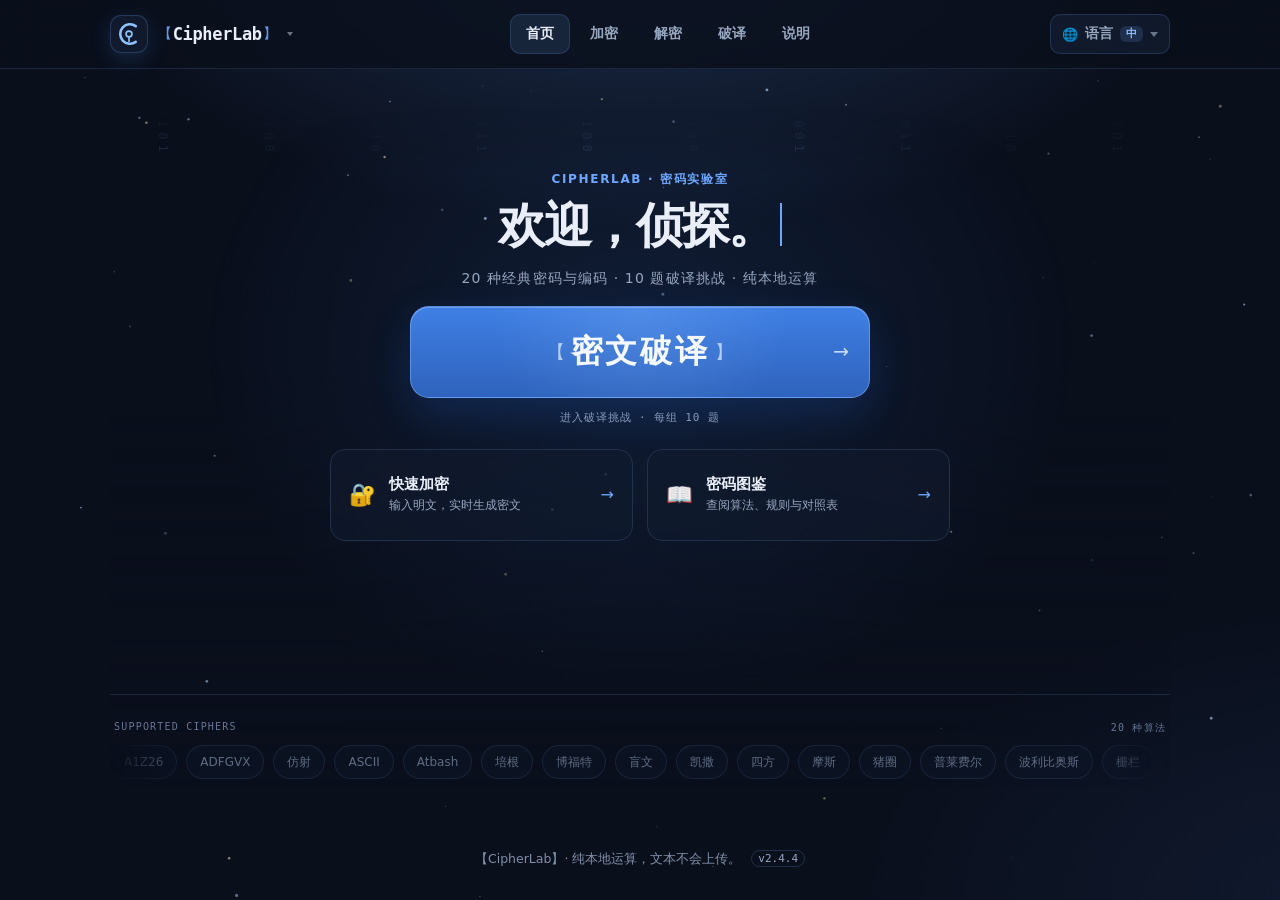
<file: index.html>
<!DOCTYPE html>
<html lang="zh-CN">
<head>
  <meta charset="UTF-8">
  <meta name="viewport" content="width=device-width, initial-scale=1">
  <meta name="color-scheme" content="dark">
  <meta name="theme-color" content="#0a0f1c">
  <meta name="description" content="【CipherLab】密码实验室：20 种经典密码与编码，支持本地加解密、破译挑战与完整密码图鉴。">
  <title>【CipherLab】· 破译未知密文，洞悉隐秘真相。</title>
  <link rel="icon" href="data:,">
  <link rel="stylesheet" href="style.css?v=2.4.4">
</head>
<body>
  <canvas class="starfield" id="starfield" aria-hidden="true"></canvas>

  <header class="site-header">
    <div class="site-header__inner">
      <div class="brand-wrap" id="brand-wrap">
        <button type="button" class="brand" id="brand-button" aria-haspopup="true" aria-expanded="false" aria-controls="index-menu" aria-label="打开站点索引">
          <span class="brand-mark" aria-hidden="true">
            <svg viewBox="0 0 40 40" focusable="false">
              <defs>
                <linearGradient id="cl-mark-gradient" x1="6" y1="4" x2="34" y2="36">
                  <stop offset="0" stop-color="#8dc4ff"></stop>
                  <stop offset="1" stop-color="#4f8ef7"></stop>
                </linearGradient>
              </defs>
              <path d="M29 9.5A13 13 0 1 0 29 30.5" fill="none" stroke="url(#cl-mark-gradient)" stroke-width="3.4" stroke-linecap="round"></path>
              <circle cx="20" cy="20" r="3.9" fill="none" stroke="#8dc4ff" stroke-width="2.2"></circle>
              <path d="M20 23.9V30" fill="none" stroke="#8dc4ff" stroke-width="2.2" stroke-linecap="round"></path>
            </svg>
          </span>
          <span class="brand-name"><span class="brand-bracket" aria-hidden="true">【</span>CipherLab<span class="brand-bracket" aria-hidden="true">】</span></span>
          <span class="brand-caret" aria-hidden="true"></span>
        </button>

        <nav class="index-menu" id="index-menu" aria-label="站点索引" hidden>
          <a class="index-menu__item" href="#/home">
            <span class="index-menu__title">首页</span>
            <span class="index-menu__desc">回到密码实验室</span>
          </a>
          <a class="index-menu__item" href="slides.html">
            <span class="index-menu__title">项目介绍</span>
            <span class="index-menu__desc">打开答辩演示幻灯片</span>
          </a>
        </nav>
      </div>

      <nav class="site-nav" aria-label="主导航">
        <a href="#/home" data-route="home" aria-current="page">首页</a>
        <a href="#/encrypt" data-route="encrypt">加密</a>
        <a href="#/decrypt" data-route="decrypt">解密</a>
        <a href="#/game" data-route="game">破译</a>
        <a href="#/guide" data-route="guide">说明</a>
      </nav>

      <div class="lang-switch" id="lang-switch">
        <button type="button" class="lang-switch__button" id="lang-switch-button" aria-haspopup="listbox" aria-expanded="false" aria-label="语言" title="语言">
          <span class="lang-switch__icon" aria-hidden="true">🌐</span>
          <span class="lang-switch__label" id="lang-switch-label">语言</span>
          <span class="lang-switch__code" id="lang-switch-code">中</span>
          <span class="lang-switch__caret" aria-hidden="true"></span>
        </button>
        <ul class="lang-menu" id="lang-menu" role="listbox" aria-label="选择语言" hidden></ul>
      </div>
    </div>
  </header>

  <main class="site-main" id="site-main" tabindex="-1">
    <noscript>
      <p class="noscript" role="alert">本工具需要启用 JavaScript 才能切换栏目和加解密，请启用后刷新页面。</p>
    </noscript>

    <p class="app-error" id="app-error" role="alert" hidden></p>

    <!-- ==================== 首页 ==================== -->
    <section class="view view-home" data-view="home" aria-labelledby="home-title">
      <div class="view-inner home-console">
        <div class="home-atmosphere" aria-hidden="true">
          <div class="code-rain">
            <span>0110 1011 0101</span>
            <span>1001 0110 1100</span>
            <span>0101 0011 1010</span>
            <span>1100 1010 0111</span>
            <span>0011 0101 1100</span>
            <span>1011 0010 0110</span>
            <span>0100 1110 1001</span>
            <span>1110 0101 0011</span>
            <span>0010 1101 1010</span>
            <span>1000 0111 1101</span>
          </div>
          <div class="home-atmosphere__vignette"></div>
        </div>

        <header class="home-hero">
          <p class="eyebrow">CipherLab · 密码实验室</p>
          <h1 id="home-title" class="hero-slogan">欢迎，侦探。</h1>
          <p class="hero-sub">20 种经典密码与编码 · 10 题破译挑战 · 纯本地运算</p>
        </header>

        <div class="home-console__actions">
          <a class="home-cta" href="#/game">
            <span class="home-cta__corner" aria-hidden="true">【</span>
            <span class="home-cta__text">密文破译</span>
            <span class="home-cta__corner" aria-hidden="true">】</span>
            <span class="home-cta__arrow" aria-hidden="true">→</span>
          </a>
          <p class="home-cta__note">进入破译挑战 · 每组 10 题</p>

          <div class="home-secondary">
            <a class="home-secondary__card edge-glow" href="#/encrypt">
              <span class="home-secondary__icon" aria-hidden="true">🔐</span>
              <span class="home-secondary__body">
                <strong>快速加密</strong>
                <small>输入明文，实时生成密文</small>
              </span>
              <span class="home-secondary__arrow" aria-hidden="true">→</span>
            </a>

            <a class="home-secondary__card edge-glow" href="#/guide">
              <span class="home-secondary__icon" aria-hidden="true">📖</span>
              <span class="home-secondary__body">
                <strong>密码图鉴</strong>
                <small>查阅算法、规则与对照表</small>
              </span>
              <span class="home-secondary__arrow" aria-hidden="true">→</span>
            </a>
          </div>
        </div>

        <div class="algorithm-marquee" aria-label="支持算法，点击可进入加密并选中算法">
          <div class="algorithm-marquee__head">
            <span>SUPPORTED CIPHERS</span>
            <span>20 种算法</span>
          </div>

          <div class="algorithm-marquee__viewport">
            <div class="marquee-track">
              <div class="marquee-group">
                <a class="algorithm-tag" href="#/encrypt" data-algorithm="a1z26">A1Z26</a>
                <a class="algorithm-tag" href="#/encrypt" data-algorithm="adfgvx">ADFGVX</a>
                <a class="algorithm-tag" href="#/encrypt" data-algorithm="affine">仿射</a>
                <a class="algorithm-tag" href="#/encrypt" data-algorithm="ascii">ASCII</a>
                <a class="algorithm-tag" href="#/encrypt" data-algorithm="atbash">Atbash</a>
                <a class="algorithm-tag" href="#/encrypt" data-algorithm="bacon">培根</a>
                <a class="algorithm-tag" href="#/encrypt" data-algorithm="beaufort">博福特</a>
                <a class="algorithm-tag" href="#/encrypt" data-algorithm="braille">盲文</a>
                <a class="algorithm-tag" href="#/encrypt" data-algorithm="caesar">凯撒</a>
                <a class="algorithm-tag" href="#/encrypt" data-algorithm="foursquare">四方</a>
                <a class="algorithm-tag" href="#/encrypt" data-algorithm="morse">摩斯</a>
                <a class="algorithm-tag" href="#/encrypt" data-algorithm="pigpen">猪圈</a>
                <a class="algorithm-tag" href="#/encrypt" data-algorithm="playfair">普莱费尔</a>
                <a class="algorithm-tag" href="#/encrypt" data-algorithm="polybius">波利比奥斯</a>
                <a class="algorithm-tag" href="#/encrypt" data-algorithm="railfence">栅栏</a>
                <a class="algorithm-tag" href="#/encrypt" data-algorithm="rot13">ROT13</a>
                <a class="algorithm-tag" href="#/encrypt" data-algorithm="route">路径</a>
                <a class="algorithm-tag" href="#/encrypt" data-algorithm="semaphore">旗语</a>
                <a class="algorithm-tag" href="#/encrypt" data-algorithm="twosquare">二方</a>
                <a class="algorithm-tag" href="#/encrypt" data-algorithm="vigenere">维吉尼亚</a>
              </div>

              <div class="marquee-group" aria-hidden="true">
                <a class="algorithm-tag" href="#/encrypt" data-algorithm="a1z26" tabindex="-1">A1Z26</a>
                <a class="algorithm-tag" href="#/encrypt" data-algorithm="adfgvx" tabindex="-1">ADFGVX</a>
                <a class="algorithm-tag" href="#/encrypt" data-algorithm="affine" tabindex="-1">仿射</a>
                <a class="algorithm-tag" href="#/encrypt" data-algorithm="ascii" tabindex="-1">ASCII</a>
                <a class="algorithm-tag" href="#/encrypt" data-algorithm="atbash" tabindex="-1">Atbash</a>
                <a class="algorithm-tag" href="#/encrypt" data-algorithm="bacon" tabindex="-1">培根</a>
                <a class="algorithm-tag" href="#/encrypt" data-algorithm="beaufort" tabindex="-1">博福特</a>
                <a class="algorithm-tag" href="#/encrypt" data-algorithm="braille" tabindex="-1">盲文</a>
                <a class="algorithm-tag" href="#/encrypt" data-algorithm="caesar" tabindex="-1">凯撒</a>
                <a class="algorithm-tag" href="#/encrypt" data-algorithm="foursquare" tabindex="-1">四方</a>
                <a class="algorithm-tag" href="#/encrypt" data-algorithm="morse" tabindex="-1">摩斯</a>
                <a class="algorithm-tag" href="#/encrypt" data-algorithm="pigpen" tabindex="-1">猪圈</a>
                <a class="algorithm-tag" href="#/encrypt" data-algorithm="playfair" tabindex="-1">普莱费尔</a>
                <a class="algorithm-tag" href="#/encrypt" data-algorithm="polybius" tabindex="-1">波利比奥斯</a>
                <a class="algorithm-tag" href="#/encrypt" data-algorithm="railfence" tabindex="-1">栅栏</a>
                <a class="algorithm-tag" href="#/encrypt" data-algorithm="rot13" tabindex="-1">ROT13</a>
                <a class="algorithm-tag" href="#/encrypt" data-algorithm="route" tabindex="-1">路径</a>
                <a class="algorithm-tag" href="#/encrypt" data-algorithm="semaphore" tabindex="-1">旗语</a>
                <a class="algorithm-tag" href="#/encrypt" data-algorithm="twosquare" tabindex="-1">二方</a>
                <a class="algorithm-tag" href="#/encrypt" data-algorithm="vigenere" tabindex="-1">维吉尼亚</a>
              </div>
            </div>
          </div>
        </div>
      </div>
    </section>

    <!-- ==================== 加密 / 解密共用工作区 ==================== -->
    <section class="view view-tool" data-view="tool" aria-labelledby="tool-title" hidden>
      <div class="view-inner">
        <header class="view-header">
          <h1 id="tool-title">加密</h1>
          <p class="view-description" id="tool-description">输入即实时加密，明文与密文并排对照。</p>
        </header>

        <div class="tool-card edge-glow">
          <!-- 算法选择 -->
          <div class="field">
            <label for="algorithm">算法</label>
            <select id="algorithm" name="algorithm">
              <option value="a1z26">A1Z26</option>
              <option value="adfgvx">ADFGVX 密码</option>
              <option value="affine">仿射密码（Affine）</option>
              <option value="ascii">ASCII 码替换（ASCII）</option>
              <option value="atbash">埃特巴什码（Atbash）</option>
              <option value="bacon">培根密码（Bacon）</option>
              <option value="beaufort">博福特密码（Beaufort）</option>
              <option value="braille">盲文（Braille）</option>
              <option value="caesar" selected>凯撒密码（Caesar）</option>
              <option value="foursquare">四方密码（Four-square）</option>
              <option value="morse">摩斯密码（Morse）</option>
              <option value="pigpen">猪圈密码（Pigpen）</option>
              <option value="playfair">普莱费尔密码（Playfair）</option>
              <option value="polybius">波利比奥斯（Polybius）</option>
              <option value="railfence">栅栏密码（Rail Fence）</option>
              <option value="rot13">ROT13</option>
              <option value="route">路径密码（Route）</option>
              <option value="semaphore">旗语（Semaphore）</option>
              <option value="twosquare">二方密码（Two-square）</option>
              <option value="vigenere">维吉尼亚密码（Vigenère）</option>
            </select>
          </div>

          <!-- 凯撒密钥 -->
          <div class="field key-group" id="caesar-key-field">
            <label for="caesar-key">凯撒位移量</label>
            <input
              class="number-input"
              id="caesar-key"
              name="caesar-key"
              type="number"
              min="1"
              max="25"
              step="1"
              value="3"
              inputmode="numeric"
              autocomplete="off"
              aria-describedby="key-hint"
            >
            <p class="hint" id="key-hint">1–25 的整数，加密时字母向后位移。</p>
          </div>

          <!-- 仿射密钥 -->
          <div class="field key-group" id="affine-key-field" hidden>
            <div class="key-grid">
              <div class="key-cell">
                <label for="affine-a">系数 a</label>
                <input
                  class="number-input"
                  id="affine-a"
                  name="affine-a"
                  type="number"
                  min="1"
                  max="25"
                  step="1"
                  value="5"
                  inputmode="numeric"
                  autocomplete="off"
                  aria-describedby="affine-hint"
                >
              </div>
              <div class="key-cell">
                <label for="affine-b">偏移 b</label>
                <input
                  class="number-input"
                  id="affine-b"
                  name="affine-b"
                  type="number"
                  min="0"
                  max="25"
                  step="1"
                  value="8"
                  inputmode="numeric"
                  autocomplete="off"
                  aria-describedby="affine-hint"
                >
              </div>
            </div>
            <p class="hint" id="affine-hint">a 必须与 26 互质（1、3、5、7、9、11、15、17、19、21、23、25），b 为 0–25 的整数。</p>
          </div>

          <!-- 关键词密钥 -->
          <div class="field key-group" id="keyword-field" hidden>
            <label for="keyword">密钥单词</label>
            <input
              id="keyword"
              name="keyword"
              type="text"
              value="LEMON"
              autocomplete="off"
              spellcheck="false"
              autocapitalize="off"
              aria-describedby="keyword-hint"
            >
            <p class="hint" id="keyword-hint">仅英文字母；非字母不消耗密钥。</p>
          </div>

          <!-- 双关键词：四方密码 / 二方密码 -->
          <div class="field key-group" id="two-keyword-field" hidden>
            <div class="key-grid">
              <div class="key-cell">
                <label for="keyword-1">关键词 1</label>
                <input
                  id="keyword-1"
                  name="keyword-1"
                  type="text"
                  value="EXAMPLE"
                  autocomplete="off"
                  spellcheck="false"
                  autocapitalize="off"
                  aria-describedby="two-keyword-hint"
                >
              </div>
              <div class="key-cell">
                <label for="keyword-2">关键词 2</label>
                <input
                  id="keyword-2"
                  name="keyword-2"
                  type="text"
                  value="MONARCHY"
                  autocomplete="off"
                  spellcheck="false"
                  autocapitalize="off"
                  aria-describedby="two-keyword-hint"
                >
              </div>
            </div>
            <p class="hint" id="two-keyword-hint">两个关键词仅英文字母；I/J 合并，重复字母忽略。</p>
          </div>

          <!-- 栅栏数 -->
          <div class="field key-group" id="rail-field" hidden>
            <label for="rail-count">栅栏数</label>
            <input
              class="number-input"
              id="rail-count"
              name="rail-count"
              type="number"
              min="2"
              max="20"
              step="1"
              value="3"
              inputmode="numeric"
              autocomplete="off"
              aria-describedby="rail-hint"
            >
            <p class="hint" id="rail-hint">2–20 条栅栏；空格和标点也参与换位。</p>
          </div>

          <!-- 路径密码列数 -->
          <div class="field key-group" id="route-field" hidden>
            <label for="route-columns">矩阵列数</label>
            <input
              class="number-input"
              id="route-columns"
              name="route-columns"
              type="number"
              min="2"
              max="10"
              step="1"
              value="4"
              inputmode="numeric"
              autocomplete="off"
              aria-describedby="route-hint"
            >
            <p class="hint" id="route-hint">2–10 列；按行填入，顺时针螺旋读取；空格和标点参与。</p>
          </div>

          <!-- 无密钥算法提示 -->
          <p class="hint no-key-note" id="no-key-note" hidden>该算法无需密钥，直接输入文本即可。</p>

          <!-- 错误提示 -->
          <p class="error" id="error-region" role="alert" aria-atomic="true" hidden></p>

          <!-- 明文 / 密文并列工作区 -->
          <div class="cipher-columns">
            <div class="cipher-pane">
              <div class="pane-head">
                <label for="input-text" id="input-label">输入明文</label>
                <div class="pane-head__tools">
                  <span class="live-badge">实时</span>
                  <button type="button" class="btn btn-ghost btn-small" id="clear-input" title="清空输入文本" aria-label="清空输入文本">清空</button>
                </div>
              </div>
              <textarea
                id="input-text"
                name="input-text"
                rows="10"
                placeholder="在此输入要加密的明文…"
                spellcheck="false"
                autocomplete="off"
                autocapitalize="off"
              ></textarea>
            </div>

            <section class="cipher-pane output" aria-labelledby="output-label">
              <div class="pane-head">
                <label id="output-label" for="output-text">密文结果</label>
                <button type="button" class="btn btn-ghost btn-small" id="copy-btn" aria-live="polite" disabled>复制结果</button>
              </div>
              <textarea
                id="output-text"
                name="output-text"
                rows="10"
                readonly
                placeholder="加密结果将显示在这里"
                spellcheck="false"
              ></textarea>
            </section>
          </div>

          <!-- 矩阵替换型密码的加密方阵 -->
          <section class="matrix-panel" id="matrix-panel" aria-label="加密方阵" hidden></section>
        </div>

        <!-- 最近五次加密 / 解密记录 -->
        <section class="history-panel edge-glow" id="history-panel" aria-labelledby="history-title">
          <div class="history-head">
            <div>
              <h2 id="history-title">最近记录</h2>
              <p>自动保存最近 5 次加密或解密</p>
            </div>
            <button type="button" class="btn btn-ghost btn-small" id="history-clear" disabled>清空记录</button>
          </div>
          <p class="history-empty" id="history-empty">还没有记录，输入文本后会自动生成。</p>
          <ol class="history-list" id="history-list" hidden></ol>
        </section>
      </div>
    </section>
    <section class="view view-game" data-view="game" aria-labelledby="game-title" hidden>
      <div class="view-inner">
        <header class="view-header">
          <p class="eyebrow">密码破译</p>
          <h1 id="game-title">破译</h1>
          <p class="view-description">每组 10 道随机谜题，选择难度开始挑战。</p>
        </header>

        <section class="game-lobby edge-glow" id="game-lobby" hidden>
          <div class="game-lobby__head">
            <p class="game-lobby__kicker">挑战模式</p>
            <h2 class="game-lobby__title">选择难度</h2>
            <p class="game-lobby__desc">每组 10 道随机题，同一组明文不重复；确认开始后计时。</p>
          </div>

          <p class="game-lobby__story" id="game-lobby-story"></p>

          <div class="game-lobby__panel">
            <div class="game-difficulty-cards" id="game-start-difficulties" role="group" aria-label="难度选择">
              <button type="button" class="game-start-difficulty is-active" data-difficulty="easy" aria-pressed="true">
                <strong>简单</strong>
                <span>无密钥 / 无提示</span>
                <span class="game-record" id="game-record-easy">最高分：暂无纪录</span>
              </button>
              <button type="button" class="game-start-difficulty" data-difficulty="medium" aria-pressed="false">
                <strong>中等</strong>
                <span>仿射 / 凯撒</span>
                <span class="game-record" id="game-record-medium">最高分：暂无纪录</span>
              </button>
              <button type="button" class="game-start-difficulty" data-difficulty="hard" aria-pressed="false">
                <strong>困难</strong>
                <span>多表 / 矩阵 / ADFGVX</span>
                <span class="game-record" id="game-record-hard">最高分：暂无纪录</span>
              </button>
            </div>
            <button type="button" class="btn btn-outline game-action-btn game-start-button" id="game-start-btn">开始挑战</button>
          </div>
        </section>

        <section class="game-card edge-glow" id="game-card" aria-labelledby="game-puzzle-title" hidden>
          <div class="game-topline">
            <span class="game-difficulty-label" id="game-difficulty-label">简单</span>
            <span class="game-progress" id="game-progress">第 1 / 10 题</span>
            <span class="game-timer" id="game-timer">用时 00:00</span>
            <span class="game-score" id="game-score">得分 0</span>
            <span class="game-state" id="game-state">推理中</span>
          </div>
          <h2 class="game-puzzle-title" id="game-puzzle-title">解开这段密文</h2>
          <div class="game-hint-block">
            <p class="game-hint" id="game-hint">提示：无密钥算法</p>
            <p class="game-hint-detail" id="game-hint-detail" role="status" aria-live="polite" hidden></p>
          </div>

          <div class="game-cipher-block">
            <p class="game-cipher-label">密文</p>
            <pre class="game-cipher"><code id="game-cipher"></code></pre>
          </div>

          <div class="game-answer">
            <label for="game-answer">你的答案</label>
            <input
              id="game-answer"
              name="game-answer"
              type="text"
              placeholder="输入你还原出的明文"
              autocomplete="off"
              spellcheck="false"
              autocapitalize="characters"
            >
            <p class="hint">忽略大小写、空格和标点。</p>
          </div>

          <details class="game-scratch" id="game-scratch">
            <summary>🛠️ 尝试解密/演算草稿</summary>
            <div class="game-scratch__body">
              <div class="game-scratch__row">
                <label for="game-scratch-algorithm">算法</label>
                <select id="game-scratch-algorithm"></select>
              </div>
              <div class="game-scratch__row">
                <label for="game-scratch-key">密钥</label>
                <input id="game-scratch-key" type="text" autocomplete="off" spellcheck="false" autocapitalize="off">
              </div>
              <p class="hint" id="game-scratch-hint"></p>
              <button type="button" class="btn btn-outline game-action-btn" id="game-scratch-run">试算</button>
              <p class="game-scratch__error" id="game-scratch-error" role="status" hidden></p>
              <textarea id="game-scratch-result" rows="4" readonly placeholder="试算结果会显示在这里"></textarea>
              <p class="hint">草稿结果仅供验证思路，不会自动提交答案。</p>
            </div>
          </details>

          <p class="game-feedback" id="game-feedback" role="status" aria-live="polite" hidden></p>

          <div class="game-actions">
            <button type="button" class="btn btn-outline game-action-btn" id="game-hint-btn">提示</button>
            <button type="button" class="btn btn-outline game-action-btn" id="game-submit">提交答案</button>
            <button type="button" class="btn btn-outline game-action-btn" id="game-giveup">放弃</button>
            <button type="button" class="btn btn-outline game-action-btn" id="game-next">下一题</button>
          </div>

          <div class="game-result" id="game-result" aria-live="polite" hidden></div>
          <div class="combo-pop" id="combo-pop" aria-live="polite" hidden></div>
        </section>

        <section class="game-summary edge-glow" id="game-summary" hidden>
          <p class="game-summary__kicker" id="game-summary-kicker">挑战完成</p>
          <h2 class="game-summary__title">本组结果</h2>
          <p class="game-perfect-badge" id="game-perfect-badge" hidden>完美通关</p>
          <p class="game-summary__score"><strong id="game-summary-score">0</strong><span> 分</span></p>
          <p class="game-summary__detail" id="game-summary-detail">答对 0 / 10 · 用时 00:00</p>
          <div class="game-actions game-summary__actions">
            <button type="button" class="btn btn-outline game-action-btn" id="game-restart">再来一组</button>
            <button type="button" class="btn btn-outline game-action-btn" id="game-change-difficulty">重新选择难度</button>
            <button type="button" class="btn btn-outline game-action-btn game-summary__leave" id="game-summary-leave" hidden>离开游戏</button>
          </div>
        </section>

        <section class="game-explanation edge-glow" id="game-explanation" aria-labelledby="game-explanation-title" hidden></section>

        <div class="game-modal" id="game-leave-modal" hidden>
          <div class="game-modal__backdrop"></div>
          <div class="game-modal__card" role="dialog" aria-modal="true" aria-labelledby="game-leave-title">
            <p class="game-modal__kicker">挑战进行中</p>
            <h2 class="game-modal__title" id="game-leave-title">你要终止挑战吗？</h2>
            <p class="game-modal__desc" id="game-leave-message">终止后将结算本组挑战。</p>
            <div class="game-modal__actions">
              <button type="button" class="btn btn-outline game-action-btn" id="game-leave-cancel">继续挑战</button>
              <button type="button" class="btn btn-outline game-action-btn" id="game-leave-confirm">终止并结算</button>
            </div>
          </div>
        </div>
      </div>
    </section>

    <section class="view view-guide" data-view="guide" aria-labelledby="guide-title" hidden>
      <div class="view-inner">
        <header class="view-header">
          <p class="eyebrow">算法说明</p>
          <h1 id="guide-title">说明</h1>
          <p class="view-description">按单表、多表、矩阵、换位、其他五类浏览，或搜索算法查看规则、示例与完整对照表。</p>
        </header>

        <div class="guide-categories" id="guide-categories" role="group" aria-label="算法分类">
          <button type="button" class="guide-category is-active" data-category="all" aria-pressed="true">全部</button>
          <button type="button" class="guide-category" data-category="single" aria-pressed="false">单表替换</button>
          <button type="button" class="guide-category" data-category="poly" aria-pressed="false">多表替换</button>
          <button type="button" class="guide-category" data-category="matrix" aria-pressed="false">矩阵替换</button>
          <button type="button" class="guide-category" data-category="transposition" aria-pressed="false">换位密码</button>
          <button type="button" class="guide-category" data-category="other" aria-pressed="false">其他加密</button>
        </div>
        <p class="guide-category-note" id="guide-category-note">按单表、多表、矩阵、换位、其他五类浏览，也可以直接搜索算法。</p>

        <div class="guide-search">
          <label for="guide-search">搜索算法</label>
          <input
            type="search"
            id="guide-search"
            placeholder="搜索算法，例如：凯撒密码"
            autocomplete="off"
            aria-describedby="guide-search-hint"
          >
          <p class="hint" id="guide-search-hint">支持中文名、英文名和别名；输入即筛选。</p>
        </div>

        <p class="guide-status" id="guide-status" role="status" aria-live="polite">全部 · 共 20 个算法</p>

        <div class="guide-layout">
          <ul class="guide-list" id="guide-list" aria-label="算法列表"></ul>
          <div id="guide-detail"></div>
        </div>
      </div>
    </section>
  </main>

  <footer class="site-footer">【CipherLab】· 纯本地运算，文本不会上传。 <span class="app-version">v2.4.4</span></footer>

  <script src="app.js?v=2.4.4" defer></script>
</body>
</html>
</file>
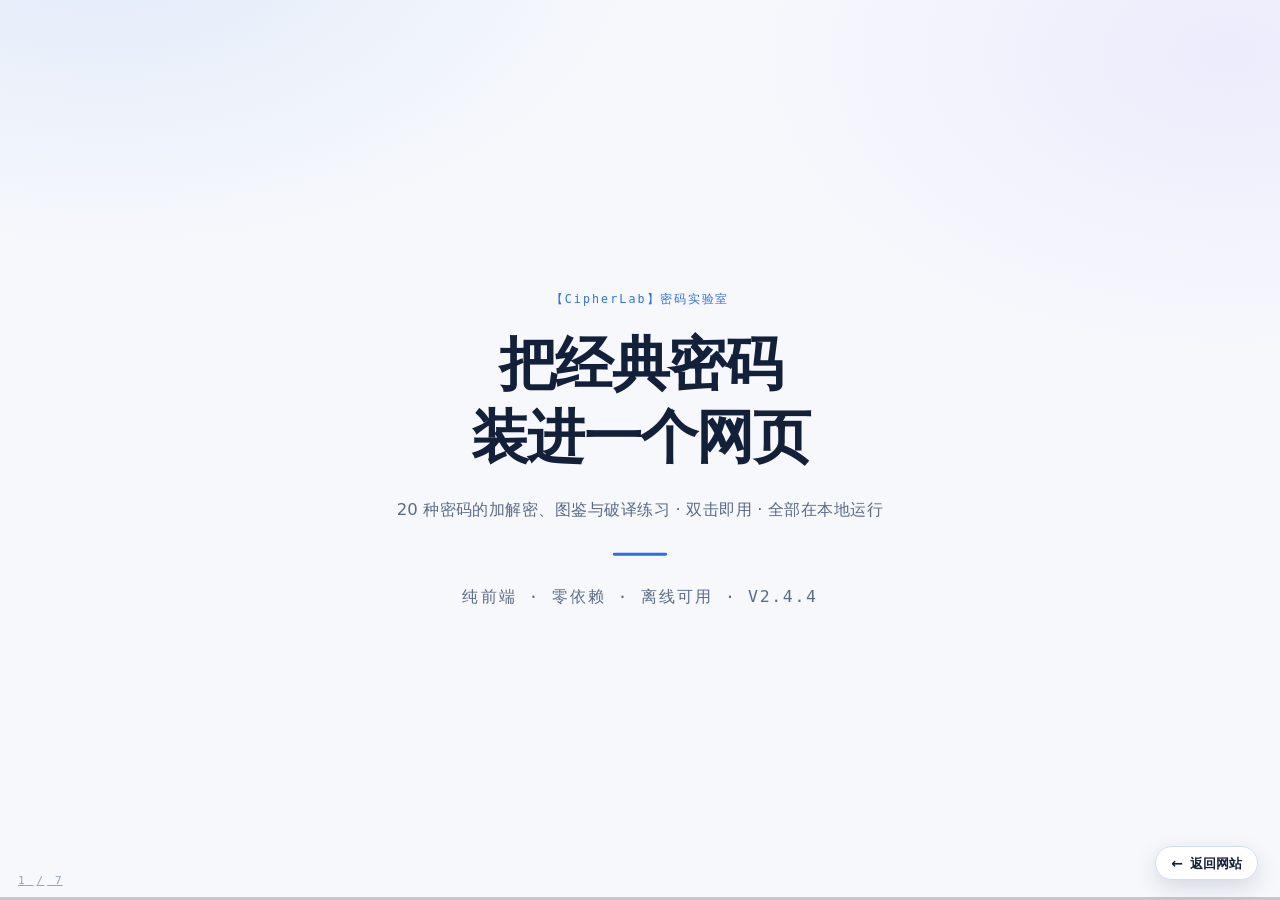
<file: slides.html>
<!DOCTYPE html>
<html lang="zh-CN">
<head>
  <meta charset="UTF-8">
  <meta name="viewport" content="width=device-width, initial-scale=1">
  <meta name="color-scheme" content="light">
  <meta name="theme-color" content="#f6f8fc">
  <title>【CipherLab】密码实验室 · 项目介绍</title>
  <link rel="icon" href="data:,">
  <link rel="stylesheet" href="vendor/reveal/reveal.css">
  <style>
    /* ---------- 浅色主题 ---------- */
    :root {
      --bg: #f6f8fc;
      --card: #ffffff;
      --line: #e2e8f3;
      --ink: #12203a;
      --muted: #5b6b86;
      --accent: #2f6fe4;
      --accent-soft: #eaf1ff;
      --mono: "JetBrains Mono", "Cascadia Code", Consolas, monospace;
      --sans: "Inter", "HarmonyOS Sans SC", "PingFang SC", "Microsoft YaHei", system-ui, sans-serif;
    }

    html, body { background: var(--bg); }

    .reveal {
      font-family: var(--sans);
      color: var(--ink);
      background:
        radial-gradient(880px 520px at 8% -8%, rgba(47, 111, 228, 0.10), transparent 62%),
        radial-gradient(760px 480px at 96% 6%, rgba(124, 92, 255, 0.08), transparent 62%),
        var(--bg);
    }

    .reveal .slides { text-align: left; }
    .reveal section { padding: 46px 62px; box-sizing: border-box; }

    .reveal h1, .reveal h2, .reveal h3 {
      margin: 0;
      color: var(--ink);
      font-family: var(--sans);
      font-weight: 750;
      text-transform: none;
      letter-spacing: -0.02em;
      line-height: 1.2;
    }

    .reveal h2 { font-size: 40px; }
    .reveal p { margin: 0; font-size: 17px; line-height: 1.7; color: var(--muted); }
    .reveal strong { color: var(--ink); font-weight: 650; }
    .reveal code { font-family: var(--mono); font-size: 0.86em; color: var(--accent); }

    .kicker {
      display: inline-block;
      margin-bottom: 14px;
      font-family: var(--mono);
      font-size: 11px;
      letter-spacing: 0.2em;
      text-transform: uppercase;
      color: var(--accent);
    }

    .reveal .lead { margin-top: 12px; max-width: 820px; }

    /* ---------- 卡片 ---------- */
    .cards { display: grid; gap: 14px; margin-top: 24px; }
    .cards--2 { grid-template-columns: repeat(2, 1fr); }
    .cards--3 { grid-template-columns: repeat(3, 1fr); }

    .card {
      padding: 16px 18px;
      border: 1px solid var(--line);
      border-radius: 14px;
      background: var(--card);
      box-shadow: 0 8px 22px rgba(18, 32, 58, 0.05);
    }

    .card h3 { font-size: 17px; margin-bottom: 6px; }
    .card p { font-size: 14px; line-height: 1.6; }
    .card__num {
      font-family: var(--mono);
      font-size: 11px;
      letter-spacing: 0.12em;
      color: var(--accent);
    }

    .stat b {
      display: block;
      font-family: var(--mono);
      font-size: 34px;
      font-weight: 700;
      color: var(--ink);
      line-height: 1.1;
      margin-bottom: 4px;
    }
    .stat span { font-size: 13px; color: var(--muted); }

    .chips { display: flex; flex-wrap: wrap; gap: 8px; margin-top: 18px; }
    .chip {
      font-family: var(--mono);
      font-size: 11.5px;
      color: var(--muted);
      border: 1px solid var(--line);
      border-radius: 999px;
      padding: 4px 11px;
      background: var(--card);
    }
    .chip--accent { color: var(--accent); border-color: #c9dbfb; background: var(--accent-soft); }

    .cols { display: grid; gap: 30px; margin-top: 22px; align-items: start; }
    .cols--2 { grid-template-columns: 1fr 1fr; }
    .cols--txt { grid-template-columns: 1.02fr 0.98fr; }
    .cols--center { align-items: center; }

    .bullets { margin: 0; padding: 0; list-style: none; }
    .bullets li {
      position: relative;
      padding-left: 20px;
      margin-bottom: 11px;
      font-size: 15.5px;
      line-height: 1.6;
      color: var(--muted);
    }
    .bullets li::before {
      content: "";
      position: absolute;
      left: 3px;
      top: 0.62em;
      width: 6px;
      height: 6px;
      border-radius: 2px;
      background: var(--accent);
    }
    .bullets li b { color: var(--ink); font-weight: 600; }

    /* ---------- 表格 ---------- */
    .reveal table { width: 100%; border-collapse: collapse; margin-top: 18px; }
    .reveal table th {
      font-family: var(--mono);
      font-size: 10.5px;
      letter-spacing: 0.14em;
      text-transform: uppercase;
      color: var(--muted);
      text-align: left;
      padding: 9px 12px;
      border-bottom: 1px solid #cfdcf1;
    }
    .reveal table td {
      padding: 10px 12px;
      font-size: 14.5px;
      color: var(--muted);
      border-bottom: 1px solid var(--line);
      vertical-align: top;
    }
    .reveal table td:first-child {
      color: var(--ink);
      font-weight: 600;
      white-space: nowrap;
      width: 140px;
    }

    /* ---------- 截图框 ---------- */
    .browser {
      position: relative;
      margin: 0;
      padding-top: 20px;
      border: 1px solid var(--line);
      border-radius: 14px;
      background: #fff;
      overflow: hidden;
      box-shadow: 0 16px 38px rgba(18, 32, 58, 0.12);
    }
    .browser::before {
      content: "";
      position: absolute;
      top: 7px;
      left: 10px;
      width: 7px;
      height: 7px;
      border-radius: 50%;
      background: #ff5f57;
      box-shadow: 12px 0 0 #febc2e, 24px 0 0 #28c840;
    }
    .browser img { display: block; width: 100%; }
    .browser figcaption {
      padding: 7px 12px;
      font-family: var(--mono);
      font-size: 10.5px;
      letter-spacing: 0.04em;
      color: var(--muted);
      border-top: 1px solid #eef2f9;
      background: #fbfcfe;
    }

    .phone { width: 176px; }
    .phone-wrap { display: flex; flex-direction: column; align-items: center; gap: 12px; }

    /* ---------- 封面 ---------- */
    .cover { text-align: center !important; }
    .cover .eyebrow {
      font-family: var(--mono);
      font-size: 12px;
      letter-spacing: 0.18em;
      color: var(--accent);
    }
    .cover h1 {
      margin: 20px 0 0;
      font-size: 60px;
      line-height: 1.24;
      letter-spacing: -0.03em;
    }
    .cover__sub { margin-top: 20px; font-size: 18px; color: var(--muted); }
    .reveal .cover__sub { margin-top: 24px; }
    .cover__line {
      width: 56px;
      height: 3px;
      margin: 30px auto 0;
      border-radius: 2px;
      background: var(--accent);
    }
    .cover__meta {
      margin-top: 26px;
      font-family: var(--mono);
      font-size: 11.5px;
      letter-spacing: 0.1em;
      color: var(--muted);
    }
    .reveal .cover__meta { margin-top: 28px; }
    .cover__meta span + span::before { content: " · "; }

    /* ---------- 结束 ---------- */
    .end { text-align: center !important; }
    .end h2 { font-size: 46px; }
    .end .thanks { margin: 18px auto 0; max-width: 720px; }
    .end .nm {
      margin-top: 40px;
      font-family: var(--mono);
      font-size: 11.5px;
      letter-spacing: 0.12em;
      color: var(--muted);
    }

    /* ---------- 页码与进度 ---------- */
    .reveal .slide-number {
      left: 18px;
      right: auto;
      bottom: 14px;
      padding: 0;
      background: transparent;
      color: #93a2bd;
      font-family: var(--mono);
      font-size: 11px;
      letter-spacing: 0.1em;
    }
    .reveal .progress { color: var(--accent); height: 3px; }

    /* ---------- 返回网站 ---------- */
    .back-home {
      position: fixed;
      right: 22px;
      bottom: 20px;
      z-index: 40;
      display: inline-flex;
      align-items: center;
      gap: 7px;
      padding: 9px 15px;
      border: 1px solid #cfdcf1;
      border-radius: 999px;
      background: rgba(255, 255, 255, 0.94);
      color: var(--ink);
      font-family: var(--sans);
      font-size: 13px;
      font-weight: 600;
      text-decoration: none;
      box-shadow: 0 8px 22px rgba(18, 32, 58, 0.14);
      transition: color 0.18s ease, border-color 0.18s ease, transform 0.18s ease, box-shadow 0.18s ease;
    }
    .back-home:hover {
      color: var(--accent);
      border-color: #b7cbee;
      transform: translateY(-1px);
      box-shadow: 0 12px 28px rgba(18, 32, 58, 0.18);
    }
    .back-home:focus-visible {
      outline: 2px solid var(--accent);
      outline-offset: 3px;
    }
    .back-home__arrow { font-size: 14px; line-height: 1; }

    @media print {
      .reveal { background: var(--bg) !important; }
      .browser { box-shadow: none; }
      .back-home { display: none; }
    }
  </style>
</head>
<body>
  <div class="reveal">
    <div class="slides">

      <!-- 01 封面 -->
      <section class="cover">
        <p class="eyebrow">【CipherLab】密码实验室</p>
        <h1>把经典密码<br>装进一个网页</h1>
        <p class="cover__sub">20 种密码的加解密、图鉴与破译练习 · 双击即用 · 全部在本地运行</p>
        <div class="cover__line"></div>
        <p class="cover__meta"><span>纯前端</span><span>零依赖</span><span>离线可用</span><span>V2.4.4</span></p>
      </section>

      <!-- 02 概览 -->
      <section>
        <span class="kicker">01 · 项目概览</span>
        <h2>一个网页，三件事</h2>
        <div class="cols cols--txt">
          <div>
            <div class="cards cards--3" style="margin-top:22px">
              <div class="card stat"><b>20</b><span>种经典密码</span></div>
              <div class="card stat"><b>10</b><span>题一组挑战</span></div>
              <div class="card stat"><b>0</b><span>依赖 / 网络请求</span></div>
            </div>
            <ul class="bullets" style="margin-top:22px">
              <li><b>加密 / 解密</b>：选算法、输入文本，实时得到结果</li>
              <li><b>密码图鉴</b>：每种密码的规则、示例、完整对照表</li>
              <li><b>破译挑战</b>：抽题破译，提示、计时、计分一条龙</li>
            </ul>
          </div>
          <figure class="browser">
            <img src="assets/slides/home.png" alt="CipherLab 首页">
            <figcaption>首页 · 三个入口</figcaption>
          </figure>
        </div>
      </section>

      <!-- 03 加密与解密 -->
      <section>
        <span class="kicker">02 · 加密与解密</span>
        <h2>输入即出结果</h2>
        <p class="lead">没有“加密”按钮要按：一边输入，一边就能看到结果。</p>
        <div class="cols cols--txt">
          <div>
            <ul class="bullets" style="margin-top:4px">
              <li><b>明文密文并排</b>：左边输入，右边同步出结果，方便逐字对照</li>
              <li><b>20 种算法</b>：凯撒、维吉尼亚、普莱费尔、摩斯、盲文……</li>
              <li><b>密钥按需出现</b>：凯撒给位移量，维吉尼亚给关键词，无需密钥的直接隐藏</li>
              <li><b>输错有提示</b>：位移量超范围、关键词含数字，都会明确告诉你哪里不对</li>
              <li><b>复制与历史</b>：一键复制结果，最近 5 次加解密自动留档</li>
            </ul>
          </div>
          <figure class="browser">
            <img src="assets/slides/matrix-detail.png" alt="加密界面的方阵">
            <figcaption>输入即加密 · 矩阵密码还会画出方阵</figcaption>
          </figure>
        </div>
      </section>

      <!-- 04 算法一览 -->
      <section>
        <span class="kicker">03 · 算法一览</span>
        <h2>五类密码，二十种玩法</h2>
        <table>
          <thead>
            <tr><th>分类</th><th>包含的算法</th></tr>
          </thead>
          <tbody>
            <tr><td>单表替换</td><td>凯撒 · ROT13 · Atbash · 仿射 · A1Z26 · ASCII 码</td></tr>
            <tr><td>多表替换</td><td>维吉尼亚 · 博福特</td></tr>
            <tr><td>矩阵替换</td><td>普莱费尔 · 四方 · 二方 · 波利比奥斯方阵 · ADFGVX</td></tr>
            <tr><td>换位密码</td><td>栅栏 · 路径（螺旋）</td></tr>
            <tr><td>符号与编码</td><td>摩斯 · 培根 · 猪圈 · 旗语 · 盲文</td></tr>
          </tbody>
        </table>
        <div class="chips">
          <span class="chip chip--accent">每个算法都能加密、解密、查图鉴、进挑战</span>
          <span class="chip">规则统一，错误提示一致</span>
        </div>
      </section>

      <!-- 05 图鉴 -->
      <section>
        <span class="kicker">04 · 密码图鉴</span>
        <h2>每一种密码，都能查到怎么算</h2>
        <div class="cols cols--txt">
          <div>
            <ul class="bullets" style="margin-top:4px">
              <li><b>按类浏览</b>：单表、多表、矩阵、换位、其他五栏切换</li>
              <li><b>输入即搜</b>：中文名、英文名、别名都能命中</li>
              <li><b>每篇都有</b>：密钥、加密步骤、解密步骤、示例、注意事项</li>
              <li><b>完整对照表</b>：摩斯、培根、盲文、猪圈、旗语、方阵一个不少</li>
            </ul>
          </div>
          <figure class="browser">
            <img src="assets/slides/guide.png" alt="密码图鉴页面">
            <figcaption>图鉴 · 左侧列表，右侧详解</figcaption>
          </figure>
        </div>
      </section>

      <!-- 06 破译挑战 -->
      <section>
        <span class="kicker">05 · 破译挑战</span>
        <h2>学完就练：一局 10 题</h2>
        <p class="lead">从“看懂规则”到“亲手破译”，中间只差一次练习。</p>
        <div class="cols cols--txt">
          <div>
            <ul class="bullets" style="margin-top:4px">
              <li><b>三档难度</b>：简单（无密钥）、中等（单表替换）、困难（多表与矩阵）</li>
              <li><b>两级提示</b>：先给算法，再给密钥，实在不会还能放弃看答案</li>
              <li><b>草稿纸</b>：内置试算区，选算法、填密钥，自己验证思路</li>
              <li><b>计时计分</b>：每题 10 分，用提示会少几分，连对三题有额外加分</li>
              <li><b>最高分记录</b>：每个难度的最好成绩会留在本机</li>
            </ul>
          </div>
          <figure class="browser">
            <img src="assets/slides/game-detail.png" alt="破译挑战界面">
            <figcaption>答题页 · 进度、计时、得分与提示</figcaption>
          </figure>
        </div>
      </section>

      <!-- 07 结束 -->
      <section class="end">
        <h2>谢谢观看</h2>
        <div class="chips" style="justify-content:center;margin-top:26px">
          <span class="chip chip--accent">加密解密</span>
          <span class="chip">密码图鉴</span>
          <span class="chip">破译挑战</span>
          <span class="chip">中英双语</span>
        </div>
        <p class="nm">【CipherLab】· V2.4.4</p>
      </section>

    </div>
  </div>

  <a class="back-home" href="index.html">
    <span class="back-home__arrow" aria-hidden="true">←</span>
    返回网站
  </a>

  <script src="vendor/reveal/reveal.js"></script>
  <script>
    Reveal.initialize({
      width: 1280,
      height: 720,
      margin: 0.03,
      minScale: 0.2,
      maxScale: 1.8,
      center: true,
      hash: true,
      history: true,
      controls: false,
      progress: true,
      slideNumber: 'c/t',
      transition: 'fade',
      transitionSpeed: 'fast',
      backgroundTransition: 'fade',
      keyboard: true,
      overview: true,
      touch: true,
    });
  </script>
</body>
</html>
</file>
<file: style.css>
/* =========================================================
   【CipherLab】· V2.4.4 · 深色主题
   结构：变量 → 顶栏 → 页面框架 → 首页 → 工具 → 说明 → 响应式
   ========================================================= */

:root {
  color-scheme: dark;

  --bg: #0a0f1c;
  --surface: #111b2e;
  --surface-soft: #0b1424;
  --border: #22314a;
  --border-strong: #33496b;
  --text: #e9eef8;
  --muted: #97a7c0;

  --accent: #6ea8fe;
  --accent-bright: #8bbcff;
  --accent-ink: #07101f;

  --danger: #ff9a9a;
  --danger-bg: #2a1319;
  --danger-border: #5c2933;

  --success: #8be0b0;
  --success-border: #2f6d52;

  --radius-lg: 20px;
  --radius-md: 12px;

  --shadow-card: 0 24px 60px rgba(2, 8, 20, 0.45);

  --font-sans: system-ui, -apple-system, "Segoe UI", "Microsoft YaHei", "PingFang SC", sans-serif;
  --font-mono: ui-monospace, "Cascadia Code", Consolas, "Microsoft YaHei", monospace;
}

*,
*::before,
*::after {
  box-sizing: border-box;
}

[hidden] {
  display: none !important;
}

.no-wrap {
  white-space: nowrap;
}

html {
  min-height: 100%;
  scroll-padding-top: 90px;
}

body {
  display: flex;
  flex-direction: column;
  min-height: 100vh;
  min-height: 100dvh;
  margin: 0;
  font-family: var(--font-sans);
  color: var(--text);
  background:
    radial-gradient(900px 520px at 50% -12%, rgba(78, 132, 210, 0.3), transparent 65%),
    radial-gradient(700px 420px at 105% 100%, rgba(52, 92, 158, 0.14), transparent 70%),
    var(--bg);
  background-attachment: fixed;
  -webkit-font-smoothing: antialiased;
}

/* 星空粒子背景 */
.starfield {
  position: fixed;
  inset: 0;
  z-index: 0;
  width: 100%;
  height: 100%;
  pointer-events: none;
  opacity: 0.85;
}

.site-header,
.site-main,
.site-footer {
  position: relative;
  z-index: 1;
}

.site-header {
  z-index: 50;
}

::selection {
  background: rgba(110, 168, 254, 0.35);
}

/* ---------- 顶部导航 ---------- */

.site-header {
  position: sticky;
  top: 0;
  z-index: 50;
  border-bottom: 1px solid rgba(34, 49, 74, 0.7);
  background: rgba(10, 15, 28, 0.82);
  backdrop-filter: blur(16px);
  -webkit-backdrop-filter: blur(16px);
}

.site-header__inner {
  display: flex;
  align-items: center;
  justify-content: space-between;
  gap: 20px;
  width: 100%;
  max-width: 1100px;
  margin: 0 auto;
  padding: 14px 20px;
}

.brand {
  display: inline-flex;
  align-items: center;
  gap: 10px;
  color: var(--text);
  font-size: 16px;
  font-weight: 650;
  letter-spacing: -0.01em;
  text-decoration: none;
}

.brand:hover {
  color: var(--accent-bright);
}

.brand-mark {
  display: grid;
  place-items: center;
  width: 38px;
  height: 38px;
  padding: 3px;
  border: 1px solid rgba(110, 168, 254, 0.22);
  border-radius: 11px;
  background: rgba(110, 168, 254, 0.08);
  box-shadow: 0 6px 20px rgba(70, 130, 220, 0.22);
}

.brand-mark svg {
  display: block;
  width: 100%;
  height: 100%;
}

.brand-name {
  display: inline-flex;
  align-items: center;
  gap: 1px;
  color: var(--text);
  font-family: var(--font-mono);
  font-size: 17px;
  font-weight: 700;
  letter-spacing: -0.02em;
}

.brand-bracket {
  color: var(--accent);
  font-family: var(--font-sans);
  font-size: 14px;
  font-weight: 500;
  opacity: 0.9;
}

/* ---------- 品牌索引（点击 logo 展开） ---------- */

.brand-wrap {
  position: relative;
  display: flex;
  align-items: center;
}

.brand {
  padding: 0;
  border: 0;
  border-radius: 10px;
  background: none;
  font-family: inherit;
  cursor: pointer;
  appearance: none;
  -webkit-appearance: none;
}

.brand:focus-visible {
  outline: 2px solid var(--accent);
  outline-offset: 4px;
}

.brand-caret {
  width: 0;
  height: 0;
  margin-left: 1px;
  border-left: 3.5px solid transparent;
  border-right: 3.5px solid transparent;
  border-top: 4.5px solid currentColor;
  opacity: 0.45;
  transition: transform 0.18s ease, opacity 0.18s ease;
}

.brand[aria-expanded="true"] .brand-caret {
  transform: rotate(180deg);
  opacity: 0.8;
}

.index-menu {
  position: absolute;
  top: calc(100% + 10px);
  left: 0;
  z-index: 60;
  width: 248px;
  margin: 0;
  padding: 6px;
  border: 1px solid rgba(110, 168, 254, 0.22);
  border-radius: 12px;
  background: rgba(13, 19, 33, 0.98);
  box-shadow: 0 18px 44px rgba(4, 10, 24, 0.55);
  backdrop-filter: blur(14px);
  -webkit-backdrop-filter: blur(14px);
}

.index-menu[hidden] {
  display: none;
}

.index-menu__item {
  display: flex;
  flex-direction: column;
  gap: 2px;
  padding: 9px 11px;
  border-radius: 8px;
  text-decoration: none;
  transition: background-color 0.15s ease;
}

.index-menu__item:hover,
.index-menu__item:focus-visible {
  background: rgba(110, 168, 254, 0.12);
  outline: none;
}

.index-menu__title {
  font-size: 13.5px;
  font-weight: 650;
  color: var(--text);
}

.index-menu__desc {
  font-size: 11.5px;
  line-height: 1.4;
  color: var(--muted);
}

.site-nav {
  display: flex;
  align-items: center;
  gap: 4px;
}

.site-nav a {
  display: inline-flex;
  align-items: center;
  justify-content: center;
  min-height: 40px;
  padding: 0 16px;
  border-radius: 10px;
  color: var(--muted);
  font-size: 14px;
  font-weight: 600;
  text-decoration: none;
  transition: color 0.15s ease, background-color 0.15s ease, box-shadow 0.15s ease;
}

.site-nav a:hover {
  color: var(--text);
  background: rgba(255, 255, 255, 0.04);
}

.site-nav a[aria-current="page"] {
  color: var(--text);
  background: rgba(110, 168, 254, 0.12);
  box-shadow: inset 0 0 0 1px rgba(110, 168, 254, 0.18);
}

.site-nav a:focus-visible {
  outline: 2px solid var(--accent);
  outline-offset: 2px;
}

/* 英文界面下隐藏与主标题重复的英文名（如 Route cipher / Route） */
html[lang="en"] .guide-detail__english.is-name,
html[lang="en"] .guide-item__english.is-name {
  display: none;
}

/* ---------- 语言切换 ---------- */

.lang-switch {
  position: relative;
  display: flex;
  align-items: center;
  margin-left: 6px;
}

.lang-switch__button {
  display: inline-flex;
  align-items: center;
  gap: 7px;
  min-height: 40px;
  padding: 0 11px;
  border: 1px solid rgba(110, 168, 254, 0.18);
  border-radius: 10px;
  background: rgba(110, 168, 254, 0.07);
  color: var(--muted);
  font-family: inherit;
  font-size: 13.5px;
  font-weight: 600;
  cursor: pointer;
  transition: color 0.15s ease, background-color 0.15s ease, border-color 0.15s ease;
}

.lang-switch__button:hover {
  color: var(--text);
  border-color: rgba(110, 168, 254, 0.32);
  background: rgba(110, 168, 254, 0.14);
}

.lang-switch__button[aria-expanded="true"] {
  color: var(--text);
  border-color: rgba(110, 168, 254, 0.4);
  background: rgba(110, 168, 254, 0.16);
}

.lang-switch__button:focus-visible {
  outline: 2px solid var(--accent);
  outline-offset: 2px;
}

.lang-switch__icon {
  font-size: 13px;
  line-height: 1;
  opacity: 0.9;
}

.lang-switch__code {
  padding: 1px 6px;
  border-radius: 6px;
  background: rgba(110, 168, 254, 0.16);
  color: var(--accent-bright);
  font-family: var(--font-mono);
  font-size: 10.5px;
  letter-spacing: 0.04em;
}

.lang-switch__caret {
  width: 0;
  height: 0;
  border-left: 4px solid transparent;
  border-right: 4px solid transparent;
  border-top: 5px solid currentColor;
  opacity: 0.65;
  transition: transform 0.18s ease;
}

.lang-switch__button[aria-expanded="true"] .lang-switch__caret {
  transform: translateY(-1px) rotate(180deg);
}

.lang-menu {
  position: absolute;
  top: calc(100% + 8px);
  right: 0;
  z-index: 60;
  min-width: 172px;
  margin: 0;
  padding: 6px;
  border: 1px solid rgba(110, 168, 254, 0.22);
  border-radius: 12px;
  background: rgba(13, 19, 33, 0.98);
  box-shadow: 0 18px 44px rgba(4, 10, 24, 0.55);
  list-style: none;
  backdrop-filter: blur(14px);
  -webkit-backdrop-filter: blur(14px);
}

.lang-menu[hidden] {
  display: none;
}

.lang-menu__item {
  display: flex;
  align-items: center;
  justify-content: space-between;
  gap: 12px;
  width: 100%;
  padding: 9px 10px;
  border: 0;
  border-radius: 8px;
  background: transparent;
  color: var(--muted);
  font-family: inherit;
  font-size: 13.5px;
  text-align: left;
  cursor: pointer;
  transition: color 0.15s ease, background-color 0.15s ease;
}

.lang-menu__item:hover {
  color: var(--text);
  background: rgba(110, 168, 254, 0.12);
}

.lang-menu__item.is-active {
  color: var(--text);
  background: rgba(110, 168, 254, 0.16);
}

.lang-menu__item:focus-visible {
  outline: 2px solid var(--accent);
  outline-offset: 1px;
}

.lang-menu__check {
  color: var(--accent-bright);
  font-size: 12px;
  visibility: hidden;
}

.lang-menu__item.is-active .lang-menu__check {
  visibility: visible;
}


/* ---------- 页面框架 ---------- */

.site-main {
  flex: 1 0 auto;
  width: 100%;
  max-width: 1100px;
  margin: 0 auto;
  padding: 38px 20px 56px;
}

.site-main:focus {
  outline: none;
}

.view-inner {
  width: 100%;
  margin: 0 auto;
}

.view-home .view-inner {
  max-width: 1080px;
}

/* ---------- 首页 ---------- */

.home-console {
  position: relative;
  display: flex;
  flex-direction: column;
  min-height: calc(100vh - 220px);
  padding: 34px 0 8px;
  overflow: hidden;
}

.home-atmosphere {
  position: absolute;
  inset: 0;
  z-index: 0;
  overflow: hidden;
  border-radius: 24px;
  pointer-events: none;
  mask-image: linear-gradient(180deg, transparent, #000 10%, #000 76%, transparent);
  -webkit-mask-image: linear-gradient(180deg, transparent, #000 10%, #000 76%, transparent);
}

.code-rain {
  position: absolute;
  inset: -18% 0;
  display: flex;
  justify-content: space-around;
  opacity: 0.24;
}

.code-rain span {
  color: #78abe0;
  font-family: var(--font-mono);
  font-size: 12px;
  letter-spacing: 0.42em;
  line-height: 2.2;
  text-shadow: 0 0 10px rgba(90, 150, 230, 0.35);
  writing-mode: vertical-rl;
  animation: code-fall 13s linear infinite;
  animation-delay: calc(var(--i, 0) * -1.3s);
}

.code-rain span:nth-child(2n) {
  opacity: 0.55;
  animation-duration: 17s;
}

.code-rain span:nth-child(3n) {
  opacity: 0.35;
  animation-duration: 21s;
}

.code-rain span:nth-child(2) { animation-delay: -1.4s; }
.code-rain span:nth-child(3) { animation-delay: -3.7s; }
.code-rain span:nth-child(4) { animation-delay: -5.2s; }
.code-rain span:nth-child(5) { animation-delay: -7.8s; }
.code-rain span:nth-child(6) { animation-delay: -9.1s; }
.code-rain span:nth-child(7) { animation-delay: -11.6s; }
.code-rain span:nth-child(8) { animation-delay: -13.2s; }
.code-rain span:nth-child(9) { animation-delay: -15.4s; }
.code-rain span:nth-child(10) { animation-delay: -17.8s; }

@keyframes code-fall {
  from { transform: translateY(-24%); }
  to { transform: translateY(24%); }
}

.home-atmosphere__vignette {
  position: absolute;
  inset: 0;
  background:
    radial-gradient(ellipse at 50% 35%, rgba(40, 84, 150, 0.22), transparent 58%),
    linear-gradient(180deg, transparent 45%, rgba(10, 15, 28, 0.7));
}

.home-hero {
  position: relative;
  z-index: 1;
  padding: 30px 0 18px;
  text-align: center;
}

.hero-slogan {
  margin: 0;
  color: var(--text);
  font-size: clamp(2rem, 4vw, 3rem);
  font-weight: 750;
  line-height: 1.16;
  letter-spacing: -0.045em;
  clip-path: inset(0 100% 0 0);
  animation: slogan-type 1.8s steps(18, end) 0.2s forwards;
}

.hero-slogan__line {
  display: inline;
  white-space: nowrap;
}

.hero-slogan::after {
  content: "";
  display: inline-block;
  width: 2px;
  height: 0.9em;
  margin-left: 6px;
  vertical-align: -0.08em;
  background: var(--accent);
  animation: caret-blink 0.8s step-end 1.9s infinite;
}

@keyframes slogan-type {
  to { clip-path: inset(0 0 0 0); }
}

@keyframes caret-blink {
  50% { opacity: 0; }
}

.hero-sub {
  margin: 16px auto 0;
  color: var(--muted);
  font-size: 14px;
  letter-spacing: 0.08em;
}

.home-console__actions {
  position: relative;
  z-index: 1;
  display: flex;
  flex-direction: column;
  align-items: center;
}

.home-cta {
  position: relative;
  isolation: isolate;
  display: inline-flex;
  align-items: center;
  justify-content: center;
  gap: 6px;
  width: min(460px, 94%);
  min-height: 92px;
  padding: 16px 24px;
  border: 1px solid rgba(140, 190, 255, 0.45);
  border-radius: 19px;
  background:
    radial-gradient(circle at 50% 0%, rgba(140, 190, 255, 0.22), transparent 60%),
    linear-gradient(180deg, #3f7fe4, #2f63bd);
  box-shadow:
    0 16px 40px rgba(28, 76, 160, 0.32),
    inset 0 1px 0 rgba(255, 255, 255, 0.24);
  color: #f5f9ff;
  text-decoration: none;
  transition: transform 0.25s ease, box-shadow 0.25s ease, filter 0.25s ease;
}

.home-cta::before {
  content: "";
  position: absolute;
  inset: -9px;
  z-index: -1;
  border: 1px solid rgba(110, 168, 254, 0.35);
  border-radius: 24px;
  opacity: 0;
  animation: cta-pulse 2.8s ease-out infinite;
}

.home-cta:hover {
  transform: translateY(-3px);
  filter: brightness(1.06);
  box-shadow:
    0 22px 55px rgba(44, 110, 220, 0.44),
    0 0 0 5px rgba(110, 168, 254, 0.08),
    inset 0 1px 0 rgba(255, 255, 255, 0.3);
}

.home-cta:focus-visible,
.home-secondary__card:focus-visible,
.algorithm-tag:focus-visible {
  outline: 2px solid var(--accent);
  outline-offset: 3px;
}

@keyframes cta-pulse {
  0% { opacity: 0.45; transform: scale(0.98); }
  70% { opacity: 0; transform: scale(1.04); }
  100% { opacity: 0; transform: scale(1.04); }
}

.home-cta__text {
  font-size: clamp(1.5rem, 2.6vw, 2rem);
  font-weight: 750;
  letter-spacing: 0.08em;
}

.home-cta__corner {
  color: rgba(230, 242, 255, 0.7);
  font-size: 1.1rem;
}

.home-cta__arrow {
  position: absolute;
  right: 20px;
  color: rgba(240, 247, 255, 0.8);
  font-size: 1.2rem;
}

.home-cta__note {
  margin: 12px 0 0;
  color: var(--muted);
  font-family: var(--font-mono);
  font-size: 11px;
  letter-spacing: 0.08em;
}

.home-secondary {
  display: grid;
  grid-template-columns: repeat(2, minmax(0, 1fr));
  gap: 14px;
  width: min(620px, 100%);
  margin-top: 24px;
}

.home-secondary__card {
  display: flex;
  align-items: center;
  gap: 13px;
  min-height: 92px;
  padding: 16px 18px;
  border: 1px solid var(--border);
  border-radius: 15px;
  background: rgba(17, 27, 46, 0.62);
  color: var(--text);
  text-decoration: none;
  transition: transform 0.2s ease, border-color 0.2s ease, background-color 0.2s ease;
}

.home-secondary__card:hover {
  transform: translateY(-2px);
  border-color: rgba(110, 168, 254, 0.42);
  background: rgba(23, 38, 64, 0.86);
}

.home-secondary__icon {
  font-size: 1.35rem;
}

.home-secondary__body {
  display: flex;
  flex-direction: column;
  gap: 3px;
  min-width: 0;
}

.home-secondary__body strong {
  font-size: 15px;
}

.home-secondary__body small {
  color: var(--muted);
  font-size: 12px;
}

.home-secondary__arrow {
  margin-left: auto;
  color: var(--accent);
}

/* 全局卡片流光 */
@property --edge-angle {
  syntax: "<angle>";
  initial-value: 0deg;
  inherits: false;
}

.edge-glow {
  position: relative;
  isolation: isolate;
}

.edge-glow::after {
  content: "";
  position: absolute;
  inset: 0;
  z-index: 2;
  padding: 1px;
  border-radius: inherit;
  background: conic-gradient(
    from var(--edge-angle, 0deg),
    transparent 0 48%,
    rgba(110, 168, 254, 0.9) 62%,
    transparent 78%
  );
  -webkit-mask:
    linear-gradient(#000 0 0) content-box,
    linear-gradient(#000 0 0);
  -webkit-mask-composite: xor;
  mask-composite: exclude;
  opacity: 0;
  pointer-events: none;
  transition: opacity 0.25s ease;
}

.edge-glow:hover::after,
.edge-glow:focus-visible::after {
  opacity: 1;
  animation: edge-rotate 3.2s linear infinite;
}

@keyframes edge-rotate {
  to { --edge-angle: 360deg; }
}

/* 底部算法跑马灯 */
.algorithm-marquee {
  position: relative;
  z-index: 1;
  width: 100%;
  margin-top: auto;
  padding-top: 26px;
  border-top: 1px solid rgba(34, 49, 74, 0.72);
}

.algorithm-marquee__head {
  display: flex;
  justify-content: space-between;
  padding: 0 4px 10px;
  color: #667795;
  font-family: var(--font-mono);
  font-size: 10px;
  letter-spacing: 0.12em;
}

.algorithm-marquee__viewport {
  overflow: hidden;
  mask-image: linear-gradient(90deg, transparent, #000 8%, #000 92%, transparent);
  -webkit-mask-image: linear-gradient(90deg, transparent, #000 8%, #000 92%, transparent);
}

.marquee-track {
  display: flex;
  width: max-content;
  animation: marquee-scroll 46s linear infinite;
}

.marquee-group {
  display: flex;
  align-items: center;
  gap: 9px;
  padding-right: 9px;
}

.algorithm-tag {
  display: inline-flex;
  align-items: center;
  min-height: 34px;
  padding: 0 13px;
  border: 1px solid rgba(34, 49, 74, 0.9);
  border-radius: 999px;
  background: rgba(17, 27, 46, 0.5);
  color: #7f90aa;
  font-size: 12px;
  text-decoration: none;
  white-space: nowrap;
  opacity: 0.72;
  transition: color 0.18s ease, border-color 0.18s ease, background-color 0.18s ease, opacity 0.18s ease;
}

.algorithm-tag:hover {
  border-color: rgba(110, 168, 254, 0.55);
  background: rgba(110, 168, 254, 0.1);
  color: #d9e7ff;
  opacity: 1;
  box-shadow: 0 0 18px rgba(110, 168, 254, 0.18);
}

.algorithm-marquee:hover .marquee-track,
.algorithm-marquee:focus-within .marquee-track {
  animation-play-state: paused;
}

@keyframes marquee-scroll {
  to { transform: translateX(-50%); }
}
.view-tool .view-inner {
  max-width: 700px;
}

.view-guide .view-inner {
  max-width: 1040px;
}

.view-header {
  margin-bottom: 20px;
}

.view-header h1 {
  margin: 0;
  font-size: clamp(1.8rem, 3.2vw, 2.2rem);
  line-height: 1.15;
  letter-spacing: -0.02em;
}

.view-description {
  max-width: 48em;
  margin: 10px 0 0;
  color: var(--muted);
  font-size: 14.5px;
  line-height: 1.75;
}

.eyebrow {
  margin: 0 0 10px;
  color: var(--accent);
  font-size: 12px;
  font-weight: 700;
  letter-spacing: 0.14em;
  text-transform: uppercase;
}

/* ---------- 表单控件 ---------- */

.field {
  margin-top: 20px;
}

.field:first-child {
  margin-top: 0;
}

label {
  display: block;
  margin-bottom: 8px;
  color: var(--muted);
  font-size: 13px;
  font-weight: 600;
  letter-spacing: 0.02em;
}

input,
select,
textarea {
  width: 100%;
  padding: 12px 14px;
  border: 1px solid var(--border);
  border-radius: var(--radius-md);
  outline: none;
  background: var(--surface-soft);
  color: var(--text);
  font-family: var(--font-sans);
  font-size: 16px;
  transition: border-color 0.18s ease, box-shadow 0.18s ease, background-color 0.18s ease;
}

input,
select {
  min-height: 48px;
}

textarea {
  min-height: 150px;
  resize: vertical;
  font-family: var(--font-mono);
  line-height: 1.65;
  scrollbar-color: var(--border-strong) transparent;
}

input:hover,
select:hover,
textarea:hover {
  border-color: var(--border-strong);
}

input:focus,
select:focus,
textarea:focus {
  border-color: var(--accent);
  box-shadow: 0 0 0 3px rgba(110, 168, 254, 0.18);
}

input[aria-invalid="true"],
textarea[aria-invalid="true"] {
  border-color: var(--danger);
  box-shadow: 0 0 0 3px rgba(255, 154, 154, 0.14);
}

::placeholder {
  color: #7b8ba5;
  opacity: 1;
}

/* 下拉框箭头 */
select {
  appearance: none;
  -webkit-appearance: none;
  padding-right: 34px;
  background-image: url("data:image/svg+xml,%3Csvg xmlns='http://www.w3.org/2000/svg' width='12' height='8' viewBox='0 0 12 8'%3E%3Cpath d='M1 1.5 6 6.5l5-5' fill='none' stroke='%2397a7c0' stroke-width='1.6' stroke-linecap='round' stroke-linejoin='round'/%3E%3C/svg%3E");
  background-repeat: no-repeat;
  background-position: right 14px center;
  cursor: pointer;
}

/* 仿射密码双列密钥 */
.key-grid {
  display: grid;
  grid-template-columns: 1fr 1fr;
  gap: 12px;
}

.key-cell {
  min-width: 0;
}

/* 数字输入框去掉原生箭头 */
.number-input {
  appearance: textfield;
  -moz-appearance: textfield;
}

.number-input::-webkit-outer-spin-button,
.number-input::-webkit-inner-spin-button {
  margin: 0;
  -webkit-appearance: none;
}

.hint {
  margin: 7px 0 0;
  color: var(--muted);
  font-size: 12.5px;
  line-height: 1.6;
}

.no-key-note {
  margin-top: 20px;
  padding: 10px 12px;
  border: 1px dashed var(--border);
  border-radius: 10px;
  background: rgba(110, 168, 254, 0.04);
}

/* ---------- 按钮 ---------- */

.btn {
  display: inline-flex;
  align-items: center;
  justify-content: center;
  min-height: 48px;
  padding: 0 20px;
  border: 1px solid transparent;
  border-radius: var(--radius-md);
  font-family: var(--font-sans);
  font-size: 16px;
  font-weight: 600;
  line-height: 1;
  text-decoration: none;
  cursor: pointer;
  transition: transform 0.15s ease, filter 0.15s ease, background-color 0.15s ease, border-color 0.15s ease;
}

.btn:focus-visible {
  outline: 2px solid var(--accent);
  outline-offset: 2px;
}

.btn-primary {
  background: linear-gradient(180deg, var(--accent-bright), #5f9bf8);
  color: var(--accent-ink);
  box-shadow: 0 8px 20px rgba(70, 130, 220, 0.28);
}

.btn-primary:hover {
  filter: brightness(1.05);
  transform: translateY(-1px);
}

.btn-primary:active {
  transform: translateY(0);
}

.btn-outline {
  border-color: var(--border-strong);
  background: rgba(110, 168, 254, 0.04);
  color: var(--text);
}

.btn-outline:hover {
  border-color: #4a6791;
  background: rgba(110, 168, 254, 0.1);
}

.btn-block {
  width: 100%;
}

.btn:disabled,
.btn:disabled:hover {
  opacity: 0.45;
  cursor: not-allowed;
  filter: none;
  transform: none;
}

/* ---------- 工具卡片 ---------- */

.tool-card {
  position: relative;
  overflow: hidden;
  padding: 28px;
  border: 1px solid var(--border);
  border-radius: var(--radius-lg);
  background: linear-gradient(180deg, rgba(20, 32, 52, 0.96), rgba(14, 23, 39, 0.98));
  box-shadow: var(--shadow-card);
}

.tool-card::before {
  content: "";
  position: absolute;
  inset: 0 0 auto;
  height: 1px;
  background: linear-gradient(90deg, transparent, rgba(140, 190, 255, 0.55), transparent);
}

.actions {
  margin-top: 24px;
}

/* ---------- 明文 / 密文并列 ---------- */

.cipher-columns {
  display: grid;
  grid-template-columns: minmax(0, 1fr) minmax(0, 1fr);
  gap: 16px;
  margin-top: 22px;
}

.cipher-pane {
  min-width: 0;
}

.cipher-pane .pane-head {
  display: flex;
  align-items: center;
  justify-content: space-between;
  gap: 10px;
  min-height: 34px;
  margin-bottom: 8px;
}

.pane-head label {
  margin: 0;
  color: var(--muted);
  font-size: 13px;
  font-weight: 600;
  letter-spacing: 0.02em;
}

.pane-head__tools {
  display: flex;
  align-items: center;
  gap: 6px;
  flex: none;
}

.pane-head__tools .btn {
  min-height: 30px;
  padding: 0 9px;
  font-size: 11.5px;
}

.live-badge {
  display: inline-flex;
  align-items: center;
  gap: 5px;
  padding: 3px 8px;
  border: 1px solid rgba(110, 168, 254, 0.24);
  border-radius: 999px;
  background: rgba(110, 168, 254, 0.08);
  color: var(--accent-bright);
  font-size: 11px;
  font-weight: 600;
}

.live-badge::before {
  content: "";
  width: 5px;
  height: 5px;
  border-radius: 50%;
  background: currentColor;
  box-shadow: 0 0 8px currentColor;
}

.cipher-pane textarea {
  min-height: 250px;
  height: 250px;
  resize: vertical;
}

.cipher-columns .output {
  margin-top: 0;
  padding-top: 0;
  border-top: 0;
}

.btn-small {
  min-height: 34px;
  padding: 0 12px;
  font-size: 12.5px;
}

.cipher-pane .pane-head .btn {
  min-height: 34px;
  padding: 0 12px;
  font-size: 12.5px;
}

/* ---------- 最近记录 ---------- */

.history-panel {
  margin-top: 18px;
  padding: 20px;
  border: 1px solid var(--border);
  border-radius: var(--radius-lg);
  background: rgba(13, 23, 40, 0.82);
  box-shadow: var(--shadow-card);
}

.history-head {
  display: flex;
  align-items: flex-start;
  justify-content: space-between;
  gap: 14px;
  margin-bottom: 12px;
}

.history-head h2 {
  margin: 0;
  color: var(--text);
  font-size: 16px;
  font-weight: 650;
}

.history-head p {
  margin: 4px 0 0;
  color: var(--muted);
  font-size: 12px;
  line-height: 1.6;
}

.history-empty {
  margin: 0;
  padding: 18px 14px;
  border: 1px dashed var(--border);
  border-radius: 10px;
  color: var(--muted);
  font-size: 13px;
  text-align: center;
}

.history-list {
  display: grid;
  gap: 10px;
  margin: 0;
  padding: 0;
  list-style: none;
}

.history-list[hidden] {
  display: none;
}

.history-item {
  padding: 11px 12px;
  border: 1px solid var(--border);
  border-radius: 10px;
  background: rgba(10, 18, 32, 0.66);
}

.history-item__meta {
  display: flex;
  align-items: center;
  gap: 8px;
  margin-bottom: 7px;
  min-width: 0;
  color: var(--muted);
  font-size: 11.5px;
}

.history-badge {
  flex: none;
  padding: 2px 7px;
  border-radius: 999px;
  font-size: 10.5px;
  font-weight: 700;
}

.history-badge.is-encrypt {
  background: rgba(110, 168, 254, 0.14);
  color: var(--accent-bright);
}

.history-badge.is-decrypt {
  background: rgba(80, 200, 140, 0.12);
  color: var(--success);
}

.history-item__algorithm {
  overflow: hidden;
  color: var(--text);
  font-size: 12px;
  font-weight: 600;
  text-overflow: ellipsis;
  white-space: nowrap;
}

.history-item__time {
  margin-left: auto;
  flex: none;
  font-family: var(--font-mono);
  font-size: 10.5px;
}

.history-item__row {
  display: grid;
  grid-template-columns: 38px minmax(0, 1fr);
  gap: 8px;
  margin-top: 4px;
  color: var(--muted);
  font-size: 11.5px;
  line-height: 1.5;
}

.history-item__text {
  overflow: hidden;
  color: #b9cae2;
  font-family: var(--font-mono);
  text-overflow: ellipsis;
  white-space: nowrap;
}

.history-item__text.is-output {
  color: var(--accent-bright);
}

.history-item__text.is-braille-sm {
  font-family: "Segoe UI Symbol", "Apple Symbols", "Noto Sans Symbols 2", "Noto Sans Symbols", sans-serif;
  font-size: 16px;
  line-height: 1.5;
  letter-spacing: 0.06em;
}

/* ---------- 破译游戏 ---------- */

.game-difficulties {
  display: flex;
  flex-wrap: wrap;
  gap: 8px;
  margin: 20px 0 16px;
}

.game-difficulty {
  min-height: 38px;
  padding: 0 16px;
  border: 1px solid var(--border);
  border-radius: 999px;
  background: rgba(255, 255, 255, 0.02);
  color: var(--muted);
  font-family: var(--font-sans);
  font-size: 13px;
  font-weight: 600;
  cursor: pointer;
  transition: color 0.15s ease, border-color 0.15s ease, background-color 0.15s ease;
}

.game-difficulty:hover {
  color: var(--text);
  border-color: var(--border-strong);
}

.game-difficulty.is-active {
  border-color: rgba(110, 168, 254, 0.5);
  background: rgba(110, 168, 254, 0.14);
  color: var(--accent-bright);
}

.game-difficulty:focus-visible {
  outline: 2px solid var(--accent);
  outline-offset: 2px;
}

.game-card {
  position: relative;
  overflow: hidden;
  width: 100%;
  max-width: 760px;
  margin: 0 auto;
  padding: 26px;
  border: 1px solid var(--border);
  border-radius: var(--radius-lg);
  background: linear-gradient(180deg, rgba(20, 32, 52, 0.96), rgba(14, 23, 39, 0.98));
  box-shadow: var(--shadow-card);
}

.game-card::before {
  content: "";
  position: absolute;
  inset: 0 0 auto;
  height: 1px;
  background: linear-gradient(90deg, transparent, rgba(140, 190, 255, 0.55), transparent);
}

.game-topline {
  display: flex;
  align-items: center;
  justify-content: space-between;
  flex-wrap: wrap;
  gap: 8px;
  margin-bottom: 12px;
}

.game-timer {
  color: var(--accent-bright);
  font-family: var(--font-mono);
  font-size: 11.5px;
  white-space: nowrap;
}

.game-score {
  color: #f0c674;
  font-family: var(--font-mono);
  font-size: 11.5px;
  font-weight: 700;
  white-space: nowrap;
}

.game-difficulty-label {
  display: inline-flex;
  align-items: center;
  min-height: 24px;
  padding: 0 9px;
  border: 1px solid rgba(110, 168, 254, 0.25);
  border-radius: 999px;
  background: rgba(110, 168, 254, 0.1);
  color: var(--accent-bright);
  font-size: 11.5px;
  font-weight: 700;
}

.game-state {
  color: var(--muted);
  font-size: 12px;
}

.game-state.is-solved {
  color: var(--success);
}

.game-state.is-given-up {
  color: var(--warning, #f4c46a);
}

.game-puzzle-title {
  margin: 0;
  color: var(--text);
  font-size: 18px;
  font-weight: 650;
}

.game-hint-block {
  margin-top: 8px;
}

.game-hint {
  margin: 0;
  padding: 9px 12px;
  border: 1px dashed rgba(110, 168, 254, 0.25);
  border-radius: 9px;
  background: rgba(110, 168, 254, 0.04);
  color: #a9c7f5;
  font-size: 13px;
  line-height: 1.6;
}

.game-hint-detail {
  margin: 8px 0 0;
  padding: 9px 12px;
  border-left: 2px solid var(--accent);
  border-radius: 0 8px 8px 0;
  background: rgba(110, 168, 254, 0.08);
  color: var(--accent-bright);
  font-size: 13px;
  line-height: 1.7;
  white-space: pre-line;
}

.game-hint-detail[hidden] {
  display: none;
}

.game-cipher-block {
  margin-top: 16px;
}

.game-cipher-label {
  margin: 0 0 7px;
  color: var(--muted);
  font-size: 12px;
  font-weight: 600;
  letter-spacing: 0.04em;
}

.game-cipher {
  margin: 0;
  padding: 17px 15px;
  border: 1px solid rgba(34, 49, 74, 0.8);
  border-radius: 12px;
  background: #0a1220;
  overflow-x: auto;
}

.game-cipher code {
  display: block;
  color: #dbe7fa;
  font-family: var(--font-mono);
  font-size: 16px;
  line-height: 1.8;
  letter-spacing: 0.04em;
  overflow-wrap: anywhere;
  white-space: pre-wrap;
}

.game-answer {
  margin-top: 18px;
}

.game-answer input {
  font-family: var(--font-mono);
  letter-spacing: 0.04em;
}

/* ---------- 草稿纸 ---------- */

.game-scratch {
  margin-top: 14px;
  border: 1px solid var(--border);
  border-radius: 10px;
  background: rgba(10, 18, 32, 0.5);
}

.game-scratch summary {
  padding: 11px 13px;
  color: var(--muted);
  font-size: 13px;
  font-weight: 600;
  cursor: pointer;
  user-select: none;
}

.game-scratch summary:hover {
  color: var(--text);
}

.game-scratch__body {
  padding: 0 13px 13px;
}

.game-scratch__row {
  display: grid;
  grid-template-columns: 52px minmax(0, 1fr);
  align-items: center;
  gap: 10px;
  margin-bottom: 8px;
}

.game-scratch__row label {
  margin: 0;
  color: var(--muted);
  font-size: 12px;
}

.game-scratch__row input,
.game-scratch__row select {
  min-height: 38px;
  padding: 7px 10px;
  font-size: 13px;
}

.game-scratch__row input:disabled {
  opacity: 0.55;
  cursor: not-allowed;
}

.game-scratch__body .btn {
  margin-top: 4px;
}

.game-scratch__error {
  margin: 8px 0 0;
  color: var(--danger);
  font-size: 12.5px;
  line-height: 1.6;
}

#game-scratch-result {
  min-height: 84px;
  height: 84px;
  margin-top: 9px;
  padding: 9px 11px;
  font-size: 13px;
  line-height: 1.65;
}

#game-scratch-result::placeholder {
  font-size: 12.5px;
}

/* ---------- 正确 / 错误动画与连击 ---------- */

@keyframes correct-flash {
  0% {
    border-color: var(--success);
    box-shadow: 0 0 0 4px rgba(80, 200, 140, 0.28), 0 0 24px rgba(80, 200, 140, 0.28);
  }
  100% {
    border-color: var(--border);
    box-shadow: none;
  }
}

.is-correct-flash {
  animation: correct-flash 0.7s ease-out;
}

@keyframes answer-shake {
  0%, 100% { transform: translateX(0); }
  20% { transform: translateX(-7px); }
  40% { transform: translateX(7px); }
  60% { transform: translateX(-5px); }
  80% { transform: translateX(5px); }
}

.is-shaking {
  animation: answer-shake 0.36s ease-in-out;
}

.combo-pop {
  position: fixed;
  top: 20%;
  left: 50%;
  z-index: 90;
  padding: 10px 18px;
  border: 1px solid rgba(240, 198, 116, 0.55);
  border-radius: 999px;
  background: rgba(35, 28, 15, 0.92);
  box-shadow: 0 10px 30px rgba(0, 0, 0, 0.35);
  color: #f0c674;
  font-size: 22px;
  font-weight: 800;
  letter-spacing: 0.04em;
  pointer-events: none;
  transform: translate(-50%, 0);
  opacity: 0;
}

.combo-pop.is-visible {
  animation: combo-pop 1.4s ease-out forwards;
}

.combo-pop[hidden] {
  display: none;
}

@keyframes combo-pop {
  0% { opacity: 0; transform: translate(-50%, 18px) scale(0.92); }
  18% { opacity: 1; transform: translate(-50%, 0) scale(1); }
  75% { opacity: 1; transform: translate(-50%, -14px) scale(1); }
  100% { opacity: 0; transform: translate(-50%, -34px) scale(0.98); }
}

.game-perfect-badge {
  display: inline-block;
  margin: 10px 0 0;
  padding: 4px 12px;
  border: 1px solid rgba(240, 198, 116, 0.55);
  border-radius: 999px;
  background: rgba(240, 198, 116, 0.1);
  color: #f0c674;
  font-size: 12px;
  font-weight: 700;
  letter-spacing: 0.08em;
}

.game-perfect-badge[hidden] {
  display: none;
}

.game-feedback {
  display: flex;
  gap: 8px;
  margin: 16px 0 0;
  padding: 11px 13px;
  border: 1px solid var(--border);
  border-radius: 9px;
  font-size: 13.5px;
  line-height: 1.6;
}

.game-feedback.is-error {
  border-color: var(--danger-border);
  background: var(--danger-bg);
  color: var(--danger);
}

.game-feedback.is-success {
  border-color: var(--success-border);
  background: rgba(80, 200, 140, 0.08);
  color: var(--success);
}

.game-feedback.is-info {
  border-color: var(--border);
  background: rgba(255, 255, 255, 0.02);
  color: var(--muted);
}

.game-feedback[hidden],
.game-result[hidden] {
  display: none;
}

.game-actions {
  display: grid;
  grid-template-columns: repeat(4, minmax(0, 1fr));
  gap: 10px;
  margin-top: 18px;
}

.game-action-btn {
  width: 100%;
  min-height: 44px;
  padding: 0 8px;
  font-size: 13px;
}

.game-result {
  margin-top: 18px;
  padding: 15px;
  border: 1px solid var(--success-border);
  border-radius: 11px;
  background: rgba(80, 200, 140, 0.06);
}

.game-result__label {
  margin: 0;
  color: var(--muted);
  font-size: 11.5px;
  font-weight: 600;
  letter-spacing: 0.04em;
}

.game-result__answer {
  margin: 5px 0 0;
  color: var(--success);
  font-family: var(--font-mono);
  font-size: 20px;
  font-weight: 700;
  letter-spacing: 0.06em;
  overflow-wrap: anywhere;
}

.game-result__meta {
  margin: 7px 0 0;
  color: var(--muted);
  font-size: 12px;
  line-height: 1.6;
}

/* ---------- 游戏内算法说明 ---------- */

.game-explanation {
  width: 100%;
  max-width: 760px;
  margin: 18px auto 0;
  padding: 22px;
  border: 1px solid var(--border);
  border-radius: var(--radius-lg);
  background: rgba(13, 23, 40, 0.84);
  box-shadow: var(--shadow-card);
}

.game-explanation[hidden] {
  display: none;
}

.game-explanation__kicker {
  margin: 0 0 5px;
  color: var(--accent);
  font-size: 11px;
  font-weight: 700;
  letter-spacing: 0.08em;
}

.game-explanation__title {
  margin: 0;
  color: var(--text);
  font-size: 20px;
  font-weight: 700;
}

.game-explanation__type {
  display: inline-block;
  margin-top: 6px;
  color: var(--muted);
  font-size: 12px;
}

.game-explanation__summary {
  margin: 12px 0 0;
  color: #b9cae2;
  font-size: 13.5px;
  line-height: 1.75;
}

.game-explanation__facts {
  display: grid;
  gap: 9px;
  margin: 16px 0 0;
  padding-top: 14px;
  border-top: 1px solid var(--border);
}

.game-explanation__fact {
  display: grid;
  grid-template-columns: 54px minmax(0, 1fr);
  gap: 12px;
  font-size: 13px;
  line-height: 1.7;
}

.game-explanation__fact dt {
  margin: 0;
  color: var(--muted);
  font-weight: 600;
}

.game-explanation__fact dd {
  margin: 0;
  color: #aebfd6;
}

/* ---------- 挑战入口（主界面样式） ---------- */

.game-lobby {
  width: 100%;
  max-width: 760px;
  margin: 0 auto;
  padding: 28px;
  border: 1px solid var(--border);
  border-radius: var(--radius-lg);
  background: linear-gradient(180deg, rgba(20, 32, 52, 0.96), rgba(14, 23, 39, 0.98));
  box-shadow: var(--shadow-card);
}

.game-lobby[hidden] {
  display: none;
}

.game-lobby__kicker {
  margin: 0;
  color: var(--accent);
  font-size: 11px;
  font-weight: 700;
  letter-spacing: 0.08em;
}

.game-lobby__title {
  margin: 7px 0 0;
  color: var(--text);
  font-size: 23px;
  font-weight: 700;
}

.game-lobby__desc {
  margin: 8px 0 0;
  color: var(--muted);
  font-size: 13px;
  line-height: 1.7;
}

.game-lobby__story {
  position: relative;
  min-height: 4.8em;
  margin: 24px 0 0;
  padding: 12px 16px;
  border-left: 2px solid rgba(110, 168, 254, 0.55);
  border-radius: 0 8px 8px 0;
  background: rgba(110, 168, 254, 0.055);
  color: var(--text);
  font-size: 15px;
  line-height: 1.9;
  letter-spacing: 0.015em;
}

.game-lobby__story.is-typing::after {
  content: "";
  display: inline-block;
  width: 2px;
  height: 1em;
  margin-left: 4px;
  vertical-align: -0.12em;
  background: var(--accent);
  animation: caret-blink 0.8s step-end infinite;
}

.game-lobby__panel {
  margin-top: 24px;
}

.game-difficulty-cards {
  display: grid;
  grid-template-columns: repeat(3, minmax(0, 1fr));
  gap: 10px;
  margin-top: 0;
}

.game-start-difficulty {
  display: flex;
  flex-direction: column;
  gap: 5px;
  min-width: 0;
  padding: 13px 12px;
  border: 1px solid var(--border);
  border-radius: 11px;
  background: rgba(255, 255, 255, 0.02);
  color: var(--muted);
  font-family: var(--font-sans);
  text-align: left;
  cursor: pointer;
  transition: color 0.15s ease, border-color 0.15s ease, background-color 0.15s ease;
}

.game-start-difficulty strong {
  color: var(--text);
  font-size: 15px;
  font-weight: 650;
}

.game-start-difficulty span {
  color: var(--muted);
  font-size: 11.5px;
  line-height: 1.5;
}

.game-start-difficulty:hover {
  border-color: var(--border-strong);
}

.game-start-difficulty.is-active {
  border-color: rgba(110, 168, 254, 0.55);
  background: rgba(110, 168, 254, 0.13);
}

.game-start-difficulty.is-active strong {
  color: var(--accent-bright);
}

.game-start-difficulty:focus-visible {
  outline: 2px solid var(--accent);
  outline-offset: 2px;
}

.game-start-difficulty:disabled {
  opacity: 0.5;
  cursor: wait;
}

.game-start-difficulty:disabled:hover {
  border-color: var(--border);
}

.game-record {
  display: block;
  margin-top: 4px;
  color: var(--accent-bright);
  font-family: var(--font-mono);
  font-size: 10.5px;
  line-height: 1.5;
}

.game-start-button {
  width: 100%;
  margin-top: 16px;
}

.game-start-button:disabled {
  cursor: wait;
}

/* ---------- 挑战进度、结算与弹窗 ---------- */

.game-progress {
  color: var(--muted);
  font-family: var(--font-mono);
  font-size: 11.5px;
  white-space: nowrap;
}

.game-card[hidden],
.game-summary[hidden] {
  display: none;
}

.game-summary {
  width: 100%;
  max-width: 760px;
  margin: 18px auto 0;
  padding: 30px 24px;
  border: 1px solid var(--success-border);
  border-radius: var(--radius-lg);
  background: linear-gradient(180deg, rgba(20, 38, 46, 0.94), rgba(13, 26, 36, 0.96));
  box-shadow: var(--shadow-card);
  text-align: center;
}

.game-summary__kicker {
  margin: 0;
  color: var(--success);
  font-size: 11px;
  font-weight: 700;
  letter-spacing: 0.1em;
}

.game-summary__title {
  margin: 7px 0 0;
  color: var(--text);
  font-size: 22px;
  font-weight: 700;
}

.game-summary__score {
  margin: 16px 0 0;
  color: var(--success);
  font-family: var(--font-mono);
  line-height: 1;
}

.game-summary__score strong {
  font-size: 44px;
  font-weight: 700;
}

.game-summary__score span {
  color: var(--muted);
  font-size: 17px;
}

.game-summary__detail {
  margin: 9px 0 0;
  color: var(--muted);
  font-size: 13px;
  line-height: 1.7;
}

.game-summary__actions {
  grid-template-columns: repeat(2, minmax(0, 1fr));
  max-width: 460px;
  margin: 20px auto 0;
}

.game-summary__leave {
  grid-column: 1 / -1;
}

.game-modal {
  position: fixed;
  inset: 0;
  z-index: 100;
  display: grid;
  place-items: center;
  padding: 20px;
}

.game-modal[hidden] {
  display: none;
}

.game-modal__backdrop {
  position: absolute;
  inset: 0;
  background: rgba(4, 9, 17, 0.76);
  backdrop-filter: blur(7px);
  -webkit-backdrop-filter: blur(7px);
}

.game-modal__card {
  position: relative;
  width: min(100%, 480px);
  padding: 24px;
  border: 1px solid var(--border-strong);
  border-radius: 18px;
  background: linear-gradient(180deg, rgba(24, 38, 61, 0.99), rgba(14, 24, 41, 0.99));
  box-shadow: 0 28px 70px rgba(0, 0, 0, 0.45);
}

.game-modal__kicker {
  margin: 0;
  color: var(--accent);
  font-size: 11px;
  font-weight: 700;
  letter-spacing: 0.08em;
}

.game-modal__title {
  margin: 7px 0 0;
  color: var(--text);
  font-size: 23px;
  font-weight: 700;
}

.game-modal__desc {
  margin: 8px 0 0;
  color: var(--muted);
  font-size: 13px;
  line-height: 1.7;
}

.game-modal__actions {
  display: grid;
  grid-template-columns: repeat(2, minmax(0, 1fr));
  gap: 10px;
  margin-top: 18px;
}

.game-modal__actions .btn {
  width: 100%;
}

/* ---------- 错误与结果 ---------- */

.error {
  display: flex;
  gap: 8px;
  margin: 18px 0 0;
  padding: 12px 14px;
  border: 1px solid var(--danger-border);
  border-radius: var(--radius-md);
  background: var(--danger-bg);
  color: var(--danger);
  font-size: 14px;
  line-height: 1.65;
}

.error::before {
  content: "⚠";
  flex: none;
}

.output {
  margin-top: 24px;
  padding-top: 22px;
  border-top: 1px solid rgba(34, 49, 74, 0.75);
}

.output textarea {
  background: #0a1220;
  color: #dbe7fa;
}

.output-actions {
  display: flex;
  justify-content: flex-end;
  margin-top: 10px;
}

.btn-ghost {
  display: inline-flex;
  align-items: center;
  justify-content: center;
  min-height: 44px;
  padding: 0 16px;
  border: 1px solid var(--border);
  border-radius: var(--radius-md);
  background: transparent;
  color: var(--muted);
  font-family: var(--font-sans);
  font-size: 14px;
  font-weight: 600;
  cursor: pointer;
  transition: color 0.15s ease, border-color 0.15s ease, background-color 0.15s ease;
}

.btn-ghost:hover:not(:disabled) {
  border-color: var(--border-strong);
  background: rgba(255, 255, 255, 0.03);
  color: var(--text);
}

.btn-ghost.is-copied {
  border-color: var(--success-border);
  background: rgba(80, 200, 140, 0.08);
  color: var(--success);
}

.btn-ghost:disabled {
  opacity: 0.45;
  cursor: not-allowed;
}

@keyframes result-in {
  from {
    opacity: 0.35;
    transform: translateY(5px);
  }
  to {
    opacity: 1;
    transform: translateY(0);
  }
}

@keyframes result-glow {
  0% {
    border-color: var(--accent);
    box-shadow: 0 0 0 3px rgba(110, 168, 254, 0.2);
  }
  100% {
    border-color: var(--border);
    box-shadow: none;
  }
}

#output-text.is-fresh {
  animation: result-in 0.22s ease-out, result-glow 0.6s ease-out;
}

/* ---------- 加密方阵 ---------- */

.matrix-panel {
  margin-top: 18px;
  padding: 14px;
  border: 1px solid var(--border);
  border-radius: 14px;
  background: rgba(11, 20, 36, 0.62);
}

.matrix-panel__head {
  margin-bottom: 10px;
}

.matrix-panel__title {
  margin: 0;
  color: var(--text);
  font-size: 14px;
  font-weight: 650;
}

.matrix-panel__note {
  margin: 5px 0 0;
  color: var(--muted);
  font-size: 12px;
  line-height: 1.6;
}

.matrix-grid {
  display: grid;
  grid-template-columns: repeat(2, minmax(0, 1fr));
  gap: 10px;
}

.matrix-grid[data-count="1"] {
  max-width: 280px;
  grid-template-columns: 1fr;
}

.matrix-card {
  min-width: 0;
  padding: 9px;
  border: 1px solid var(--border);
  border-radius: 10px;
  background: rgba(10, 18, 32, 0.65);
}

.matrix-card__label {
  margin: 0 0 6px;
  color: var(--muted);
  font-size: 11.5px;
  font-weight: 600;
  line-height: 1.4;
}

.matrix-table {
  width: 100%;
  border-collapse: collapse;
  table-layout: fixed;
  font-family: var(--font-mono);
  font-size: 11px;
}

.matrix-table th,
.matrix-table td {
  padding: 3px 2px;
  border: 1px solid rgba(34, 49, 74, 0.7);
  text-align: center;
}

.matrix-table th {
  background: rgba(17, 27, 46, 0.8);
  color: var(--muted);
  font-weight: 600;
}

.matrix-table td {
  color: var(--text);
}

.matrix-table .matrix-corner {
  background: rgba(17, 27, 46, 0.8);
}

/* ---------- 说明 ---------- */

.guide-categories {
  display: flex;
  flex-wrap: wrap;
  gap: 8px;
  margin: 4px 0 0;
}

.guide-category {
  min-height: 38px;
  padding: 0 14px;
  border: 1px solid var(--border);
  border-radius: 999px;
  background: rgba(11, 20, 36, 0.6);
  color: var(--muted);
  font-family: var(--font-sans);
  font-size: 13px;
  font-weight: 600;
  cursor: pointer;
  transition: color 0.15s ease, border-color 0.15s ease, background-color 0.15s ease;
}

.guide-category:hover {
  border-color: var(--border-strong);
  color: var(--text);
}

.guide-category.is-active {
  border-color: transparent;
  background: linear-gradient(180deg, var(--accent-bright), #5f9bf8);
  color: var(--accent-ink);
  box-shadow: 0 6px 16px rgba(70, 130, 220, 0.22);
}

.guide-category:focus-visible {
  outline: 2px solid var(--accent);
  outline-offset: 2px;
}

.guide-category-note {
  margin: 10px 0 18px;
  color: var(--muted);
  font-size: 12.5px;
  line-height: 1.65;
}

.guide-search {
  max-width: 680px;
}

.guide-status {
  margin: 16px 0 12px;
  color: var(--muted);
  font-size: 12.5px;
}

.guide-layout {
  display: grid;
  grid-template-columns: 260px minmax(0, 1fr);
  gap: 18px;
  align-items: start;
}

.guide-list {
  position: sticky;
  top: 86px;
  display: flex;
  flex-direction: column;
  gap: 8px;
  max-height: calc(100vh - 120px);
  margin: 0;
  padding: 0 4px 0 0;
  overflow-y: auto;
  list-style: none;
  scrollbar-color: var(--border-strong) transparent;
}

.guide-item {
  display: flex;
  flex-direction: column;
  gap: 3px;
  width: 100%;
  padding: 12px 14px;
  border: 1px solid var(--border);
  border-radius: 12px;
  background: rgba(11, 20, 36, 0.72);
  color: var(--text);
  font-family: var(--font-sans);
  text-align: left;
  cursor: pointer;
  transition: border-color 0.15s ease, background-color 0.15s ease, box-shadow 0.15s ease;
}

.guide-item:hover {
  border-color: var(--border-strong);
  background: rgba(20, 32, 52, 0.9);
}

.guide-item.is-active {
  border-color: rgba(110, 168, 254, 0.55);
  background: rgba(110, 168, 254, 0.1);
  box-shadow: inset 0 0 0 1px rgba(110, 168, 254, 0.18);
}

.guide-item:focus-visible {
  outline: 2px solid var(--accent);
  outline-offset: 2px;
}

.guide-item__name {
  font-size: 14px;
  font-weight: 600;
  line-height: 1.4;
}

.guide-item__english {
  color: var(--muted);
  font-size: 11.5px;
  line-height: 1.4;
  letter-spacing: 0.02em;
}

.guide-detail {
  padding: 24px;
  border: 1px solid var(--border);
  border-radius: 18px;
  background: linear-gradient(180deg, rgba(20, 32, 52, 0.92), rgba(14, 23, 39, 0.96));
  scroll-margin-top: 90px;
}

.guide-kicker {
  margin: 0 0 8px;
  color: var(--accent);
  font-size: 11.5px;
  font-weight: 700;
  letter-spacing: 0.14em;
}

.guide-detail__title {
  display: flex;
  align-items: baseline;
  flex-wrap: wrap;
  gap: 6px 10px;
  margin: 0;
  font-size: clamp(1.5rem, 3vw, 2rem);
  line-height: 1.2;
  letter-spacing: -0.02em;
}

.guide-detail__english {
  color: var(--muted);
  font-size: 0.55em;
  font-weight: 500;
  letter-spacing: 0;
}

.guide-summary {
  max-width: 46em;
  margin: 12px 0 0;
  color: var(--muted);
  font-size: 14.5px;
  line-height: 1.75;
}

.guide-badges {
  display: flex;
  flex-wrap: wrap;
  gap: 8px;
  margin-top: 14px;
}

.guide-category-badge,
.guide-type {
  display: inline-block;
  padding: 5px 10px;
  border: 1px solid rgba(110, 168, 254, 0.25);
  border-radius: 999px;
  background: rgba(110, 168, 254, 0.08);
  color: #bcd4f7;
  font-size: 12px;
}

.guide-category-badge {
  border-color: rgba(110, 168, 254, 0.45);
  background: rgba(110, 168, 254, 0.16);
  color: #dbe9ff;
}

.guide-badges .guide-type {
  margin-top: 0;
}

.guide-facts {
  display: grid;
  gap: 12px;
  margin: 22px 0 0;
}

.guide-fact {
  display: grid;
  grid-template-columns: 68px minmax(0, 1fr);
  gap: 14px;
  padding-top: 12px;
  border-top: 1px solid rgba(34, 49, 74, 0.7);
}

.guide-fact dt {
  padding-top: 2px;
  color: var(--muted);
  font-size: 12.5px;
  font-weight: 600;
}

.guide-fact dd {
  margin: 0;
  font-size: 14px;
  line-height: 1.75;
}

.guide-example code {
  display: inline-block;
  max-width: 100%;
  padding: 8px 10px;
  border: 1px solid var(--border);
  border-radius: 8px;
  background: #0a1220;
  color: #dbe7fa;
  font-family: var(--font-mono);
  font-size: 12.5px;
  line-height: 1.6;
  white-space: pre-wrap;
  word-break: break-word;
}

.guide-notes {
  margin-top: 20px;
  padding-top: 16px;
  border-top: 1px solid rgba(34, 49, 74, 0.7);
}

.guide-notes h3 {
  margin: 0 0 8px;
  color: var(--muted);
  font-size: 13px;
}

.guide-notes ul {
  margin: 0;
  padding-left: 18px;
  color: var(--muted);
  font-size: 13px;
  line-height: 1.8;
}

.guide-table {
  margin-top: 20px;
  padding-top: 16px;
  border-top: 1px solid rgba(34, 49, 74, 0.7);
}

.guide-table h3 {
  margin: 0 0 10px;
  color: var(--muted);
  font-size: 13px;
}

.morse-table,
.polybius-table {
  width: 100%;
  border-collapse: collapse;
  font-size: 12px;
}

.morse-table th,
.morse-table td,
.polybius-table th,
.polybius-table td {
  padding: 6px 8px;
  border: 1px solid rgba(34, 49, 74, 0.7);
}

.morse-table th,
.polybius-table th {
  background: rgba(17, 27, 46, 0.8);
  color: var(--muted);
  font-weight: 600;
}

.morse-table td {
  color: var(--text);
  font-family: var(--font-mono);
}

.morse-table code {
  color: var(--accent);
  font-family: var(--font-mono);
  font-size: 12px;
  white-space: nowrap;
}

/* 盲文点阵放大，提升可读性 */
.is-braille {
  font-family: "Segoe UI Symbol", "Apple Symbols", "Noto Sans Symbols 2", "Noto Sans Symbols", sans-serif;
  font-size: 24px;
  line-height: 1.7;
  letter-spacing: 0.08em;
}

.is-braille::placeholder {
  font-family: var(--font-sans);
  font-size: 14px;
  letter-spacing: 0;
}

.braille-table code {
  font-family: "Segoe UI Symbol", "Apple Symbols", "Noto Sans Symbols 2", "Noto Sans Symbols", sans-serif;
  font-size: 24px;
  line-height: 1.6;
  letter-spacing: 0.08em;
}

.guide-example code.braille-example {
  font-family: "Segoe UI Symbol", "Apple Symbols", "Noto Sans Symbols 2", "Noto Sans Symbols", var(--font-mono);
  font-size: 20px;
  line-height: 1.6;
  letter-spacing: 0.06em;
}

.polybius-table th,
.polybius-table td {
  text-align: center;
}

.polybius-table td {
  color: var(--text);
  font-family: var(--font-mono);
}

.polybius-table .polybius-corner {
  background: rgba(17, 27, 46, 0.8);
  color: var(--muted);
}

.adfgvx-table {
  width: 100%;
  border-collapse: collapse;
  font-family: var(--font-mono);
  font-size: 11px;
}

.adfgvx-table th,
.adfgvx-table td {
  padding: 5px 4px;
  border: 1px solid rgba(34, 49, 74, 0.7);
  text-align: center;
}

.adfgvx-table th {
  background: rgba(17, 27, 46, 0.8);
  color: var(--muted);
  font-weight: 600;
}

.adfgvx-table td {
  color: var(--text);
}

.pigpen-groups {
  display: grid;
  gap: 10px;
}

.pigpen-group {
  padding: 10px;
  border: 1px solid var(--border);
  border-radius: 10px;
  background: rgba(10, 18, 32, 0.65);
}

.pigpen-group__title {
  margin: 0 0 8px;
  color: var(--muted);
  font-size: 12px;
  font-weight: 600;
}

.pigpen-grid {
  display: grid;
  gap: 6px;
}

.pigpen-cell {
  display: flex;
  align-items: center;
  justify-content: space-between;
  gap: 4px;
  padding: 7px 8px;
  border: 1px solid rgba(34, 49, 74, 0.7);
  border-radius: 7px;
  background: rgba(17, 27, 46, 0.65);
}

.pigpen-cell__letter {
  color: var(--text);
  font-weight: 700;
  font-size: 13px;
}

.pigpen-cell__code {
  color: var(--accent);
  font-family: var(--font-mono);
  font-size: 11px;
}

.semaphore-legend {
  display: flex;
  flex-wrap: wrap;
  gap: 6px;
  margin-bottom: 10px;
}

.semaphore-legend__item {
  padding: 3px 8px;
  border: 1px solid var(--border);
  border-radius: 999px;
  color: var(--muted);
  font-family: var(--font-mono);
  font-size: 10.5px;
}

.semaphore-table {
  width: 100%;
  border-collapse: collapse;
  font-size: 12px;
}

.semaphore-table th,
.semaphore-table td {
  padding: 5px 6px;
  border: 1px solid rgba(34, 49, 74, 0.7);
  text-align: center;
}

.semaphore-table th {
  background: rgba(17, 27, 46, 0.8);
  color: var(--muted);
  font-weight: 600;
}

.semaphore-table td {
  color: var(--text);
}

.semaphore-table td:last-child {
  font-family: var(--font-mono);
  color: var(--accent);
}

.guide-empty {
  display: flex;
  flex-direction: column;
  justify-content: center;
  min-height: 280px;
  padding: 28px;
  border: 1px solid var(--border);
  border-radius: 18px;
  background: rgba(14, 23, 39, 0.7);
  text-align: center;
}

.guide-empty h2 {
  margin: 0 0 8px;
  font-size: 1.25rem;
}

.guide-empty p {
  margin: 0;
  color: var(--muted);
  font-size: 14px;
  line-height: 1.7;
}

.noscript,
.app-error {
  margin: 0 0 20px;
  padding: 12px 14px;
  border: 1px solid var(--danger-border);
  border-radius: var(--radius-md);
  background: var(--danger-bg);
  color: var(--danger);
  font-size: 14px;
  line-height: 1.65;
}

/* ---------- 页脚 ---------- */

.site-footer {
  flex: none;
  width: 100%;
  max-width: 1100px;
  margin: 0 auto;
  padding: 0 20px 32px;
  color: #7f8fa8;
  font-size: 12.5px;
  text-align: center;
}

.app-version {
  display: inline-block;
  margin-left: 6px;
  padding: 1px 6px;
  border: 1px solid var(--border);
  border-radius: 999px;
  color: var(--muted);
  font-family: var(--font-mono);
  font-size: 11px;
  vertical-align: 1px;
}

/* ---------- 响应式 ---------- */

@media (max-width: 900px) {
  .guide-layout {
    grid-template-columns: 1fr;
  }

  .cipher-columns {
    grid-template-columns: 1fr;
    gap: 18px;
  }

  .cipher-pane textarea {
    min-height: 210px;
    height: 210px;
  }

  .guide-list {
    position: static;
    display: grid;
    grid-template-columns: repeat(2, minmax(0, 1fr));
    max-height: none;
    padding-right: 0;
    overflow: visible;
  }
}

@media (max-width: 760px) {
  .home-console {
    min-height: auto;
    padding-top: 22px;
  }

  .home-hero {
    padding: 22px 0 16px;
  }

  .hero-slogan {
    font-size: clamp(1.7rem, 7vw, 2.3rem);
  }

  .hero-slogan__line {
    display: block;
  }

  .hero-slogan::after {
    display: none;
  }

  .home-cta {
    min-height: 84px;
  }

  .home-secondary {
    grid-template-columns: 1fr;
  }

  .code-rain {
    opacity: 0.16;
  }

  .code-rain span:nth-child(n + 7) {
    display: none;
  }
}

@media (max-width: 720px) {
  .site-header {
    position: static;
  }

  .site-header__inner {
    position: relative;
    flex-wrap: wrap;
    gap: 12px;
    padding: 14px 16px;
  }

  .lang-switch {
    position: absolute;
    top: 15px;
    right: 16px;
    margin-left: 0;
  }

  .lang-switch__label {
    display: none;
  }

  .site-nav {
    display: grid;
    grid-template-columns: repeat(5, minmax(0, 1fr));
    gap: 6px;
    width: 100%;
  }

  .site-nav a {
    min-height: 42px;
    padding: 0 4px;
    font-size: 13px;
  }
}

@media (max-width: 640px) {
  .site-main {
    padding: 28px 16px 44px;
  }

  .view-header h1 {
    font-size: 1.75rem;
  }

  .hero-slogan {
    font-size: 1.65rem;
  }

  .tool-card {
    padding: 22px 18px;
    border-radius: 16px;
  }

  .game-card {
    padding: 22px 18px;
    border-radius: 16px;
  }

  .game-explanation {
    padding: 18px;
  }

  .game-explanation__fact {
    grid-template-columns: 48px minmax(0, 1fr);
    gap: 10px;
  }

  .game-lobby {
    padding: 22px 18px;
  }

  .game-summary {
    padding: 24px 18px;
  }

  .game-summary__score strong {
    font-size: 38px;
  }

  .game-modal {
    padding: 14px;
  }

  .game-modal__card {
    padding: 20px;
  }

  .game-difficulty-cards {
    grid-template-columns: 1fr;
  }

  .game-cipher code {
    font-size: 15px;
  }

  .game-actions {
    grid-template-columns: repeat(2, minmax(0, 1fr));
  }

  .game-actions .btn {
    width: 100%;
  }

  .game-result__answer {
    font-size: 18px;
  }

  .history-panel {
    padding: 16px;
  }

  .history-head {
    align-items: center;
  }

  .history-item__meta {
    flex-wrap: wrap;
  }

  .history-item__time {
    margin-left: 0;
  }

  .guide-detail {
    padding: 20px 18px;
  }

  .site-footer {
    padding: 0 16px 26px;
  }
}

@media (max-width: 480px) {
  .brand-name {
    font-size: 15px;
  }

  .brand-bracket {
    font-size: 12px;
  }

  .home-cta__text {
    font-size: 1.4rem;
  }

  .home-cta__arrow {
    right: 14px;
  }

  .algorithm-marquee__head {
    font-size: 9px;
  }
}

@media (max-width: 420px) {
  .guide-fact {
    grid-template-columns: 1fr;
    gap: 4px;
  }

  .guide-fact dt {
    padding-top: 0;
  }

  .output-actions .btn {
    width: 100%;
  }
}

@media (max-width: 360px) {
  .site-main {
    padding-left: 16px;
    padding-right: 16px;
  }

  .tool-card {
    padding-left: 16px;
    padding-right: 16px;
  }

  .site-nav {
    gap: 4px;
  }

  .site-nav a {
    padding: 0 2px;
    font-size: 12px;
  }

  .guide-item {
    padding: 10px 12px;
  }

  .matrix-grid {
    grid-template-columns: 1fr;
  }
}

@media (prefers-reduced-motion: reduce) {
  *,
  *::before,
  *::after {
    animation-duration: 0.01ms !important;
    animation-iteration-count: 1 !important;
    transition-duration: 0.01ms !important;
    scroll-behavior: auto !important;
  }

  .hero-slogan {
    clip-path: none;
    animation: none;
  }

  .hero-slogan::after,
  .code-rain span,
  .home-cta::before,
  .edge-glow::after,
  .marquee-track {
    animation: none;
  }

  .algorithm-marquee__viewport {
    overflow-x: auto;
  }
}
</file>
